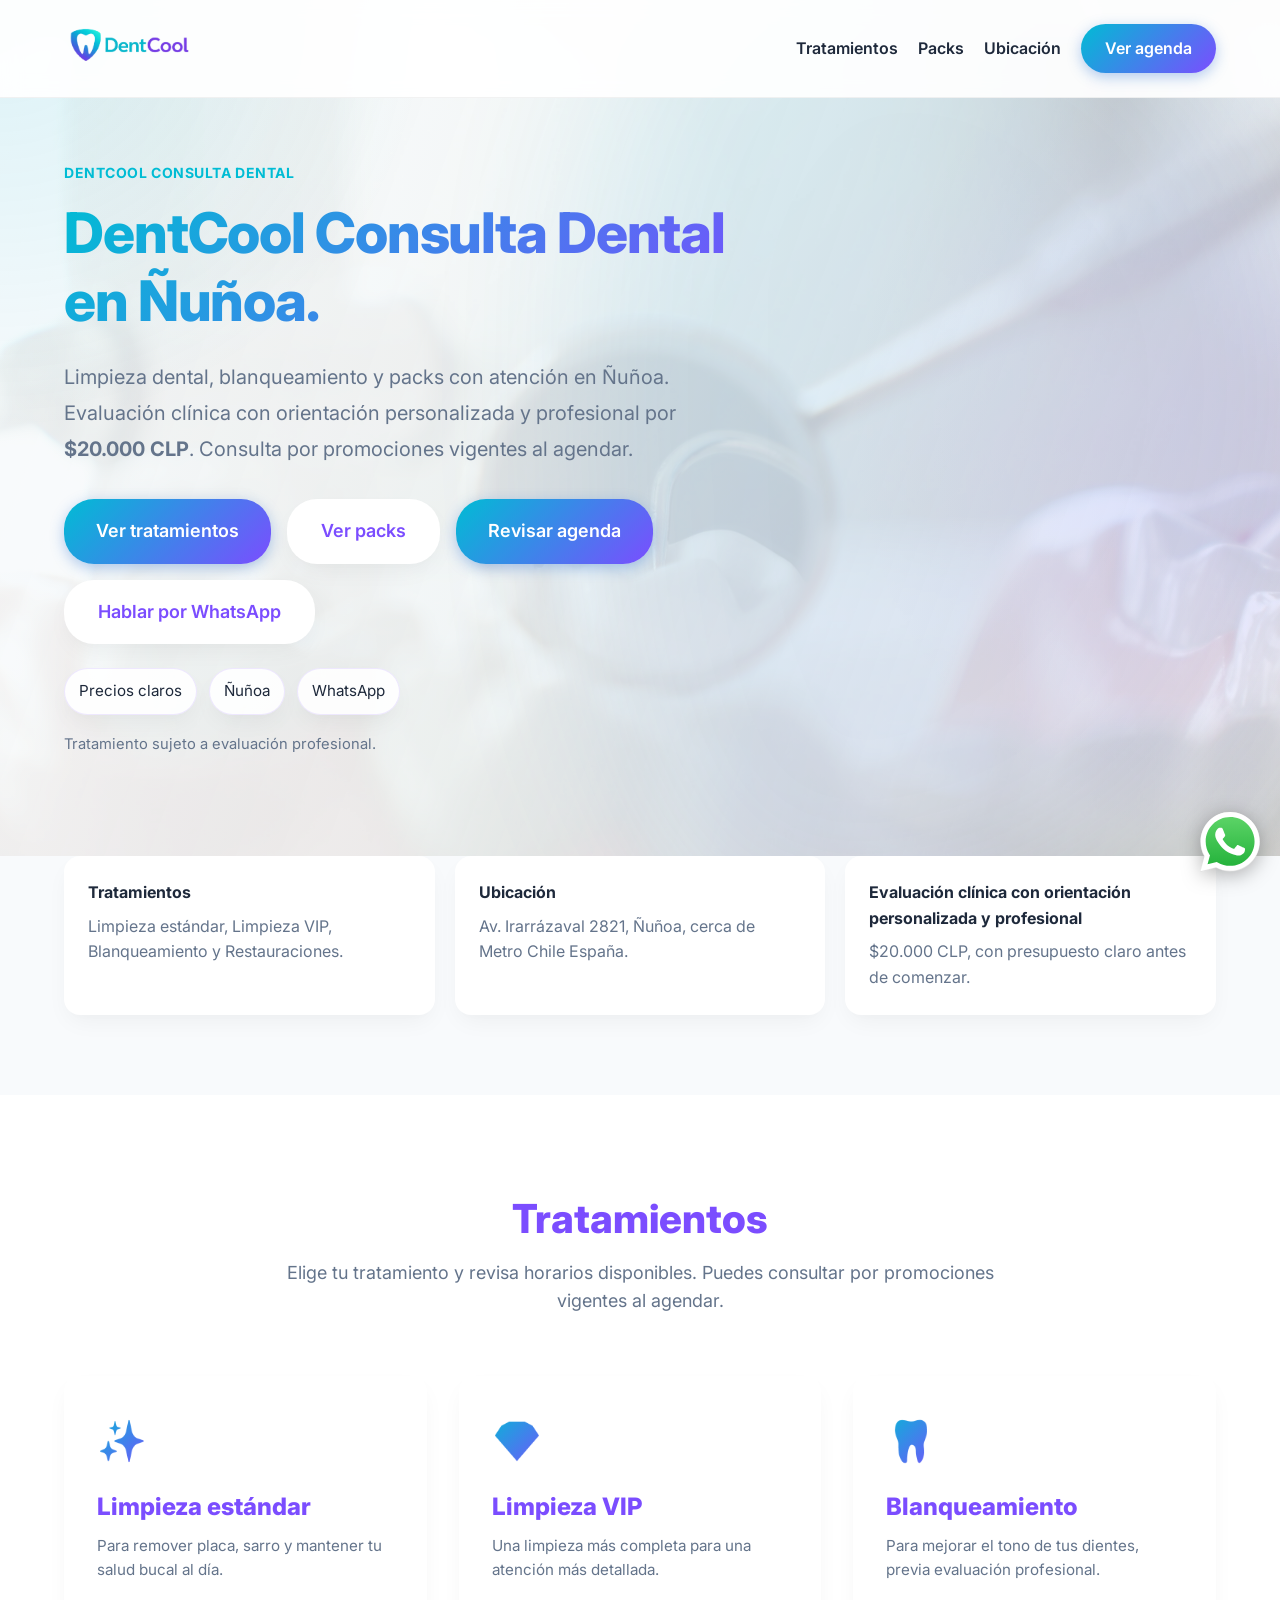
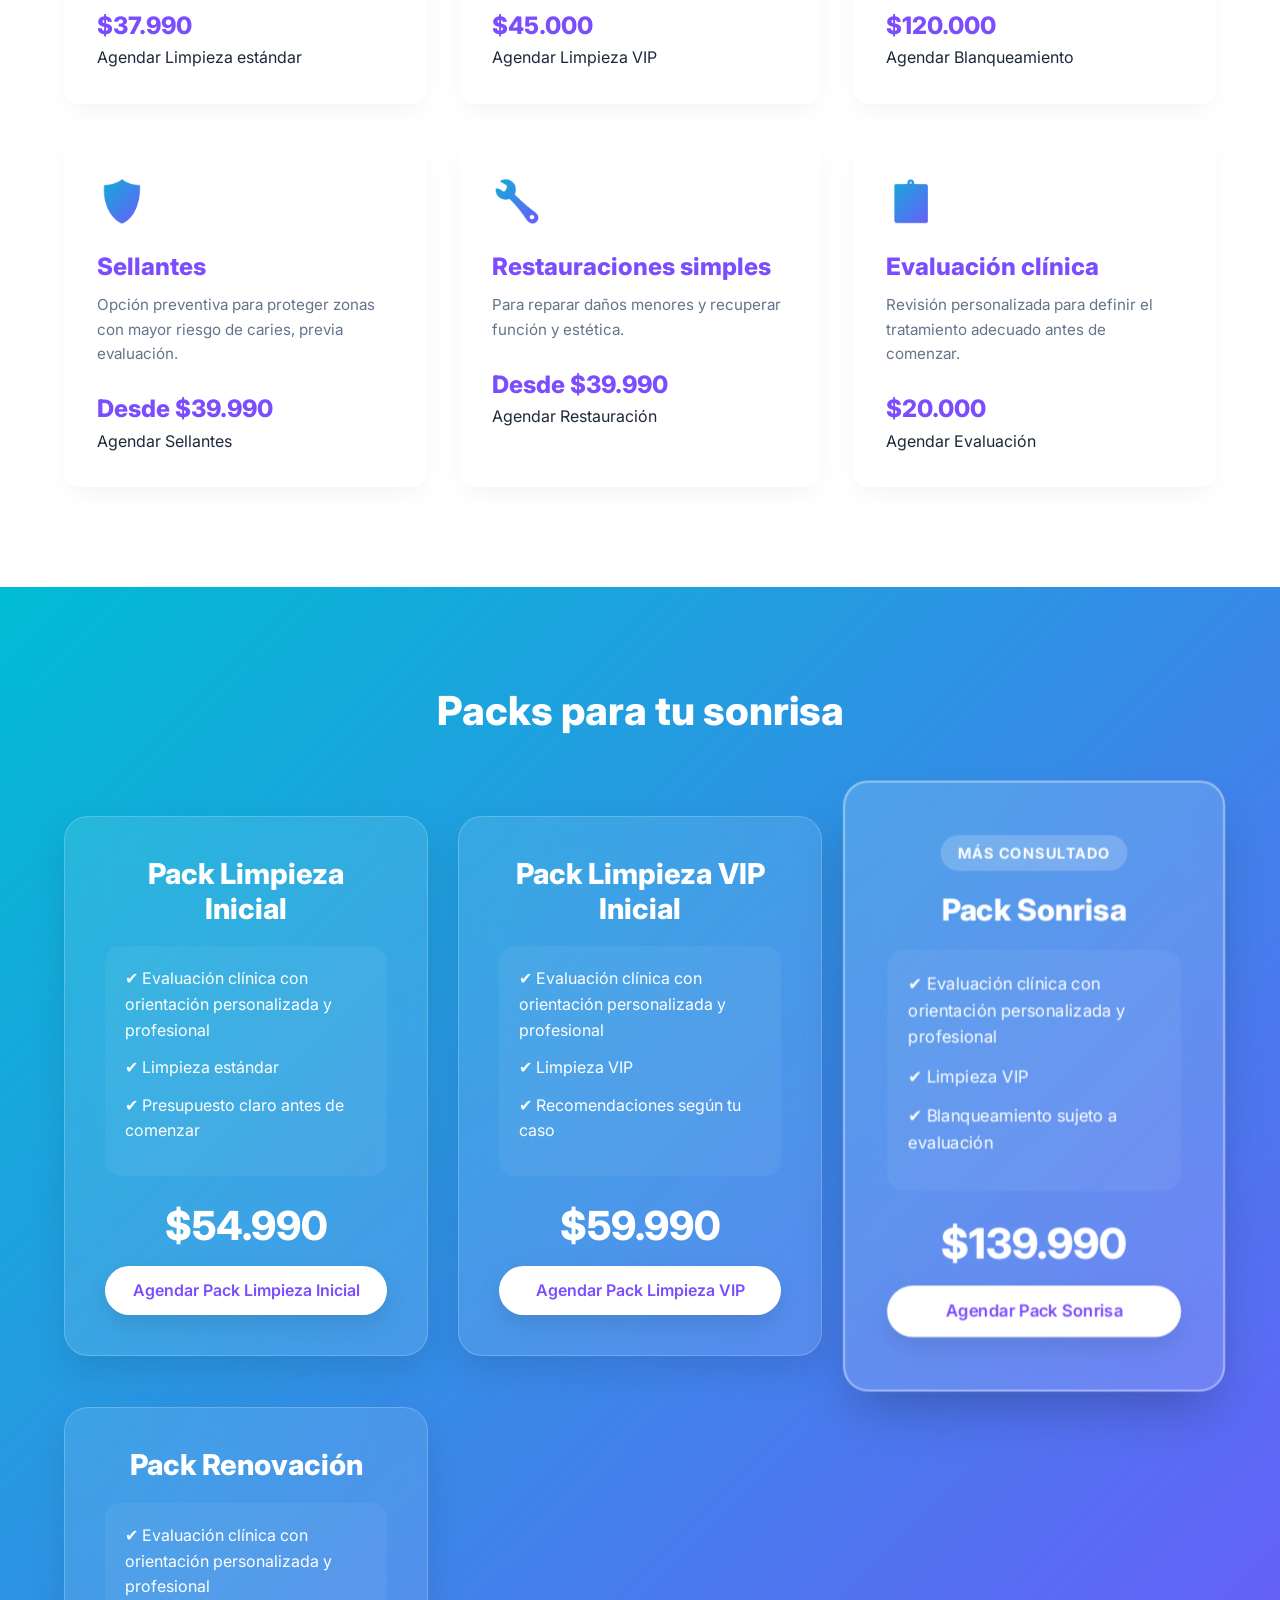
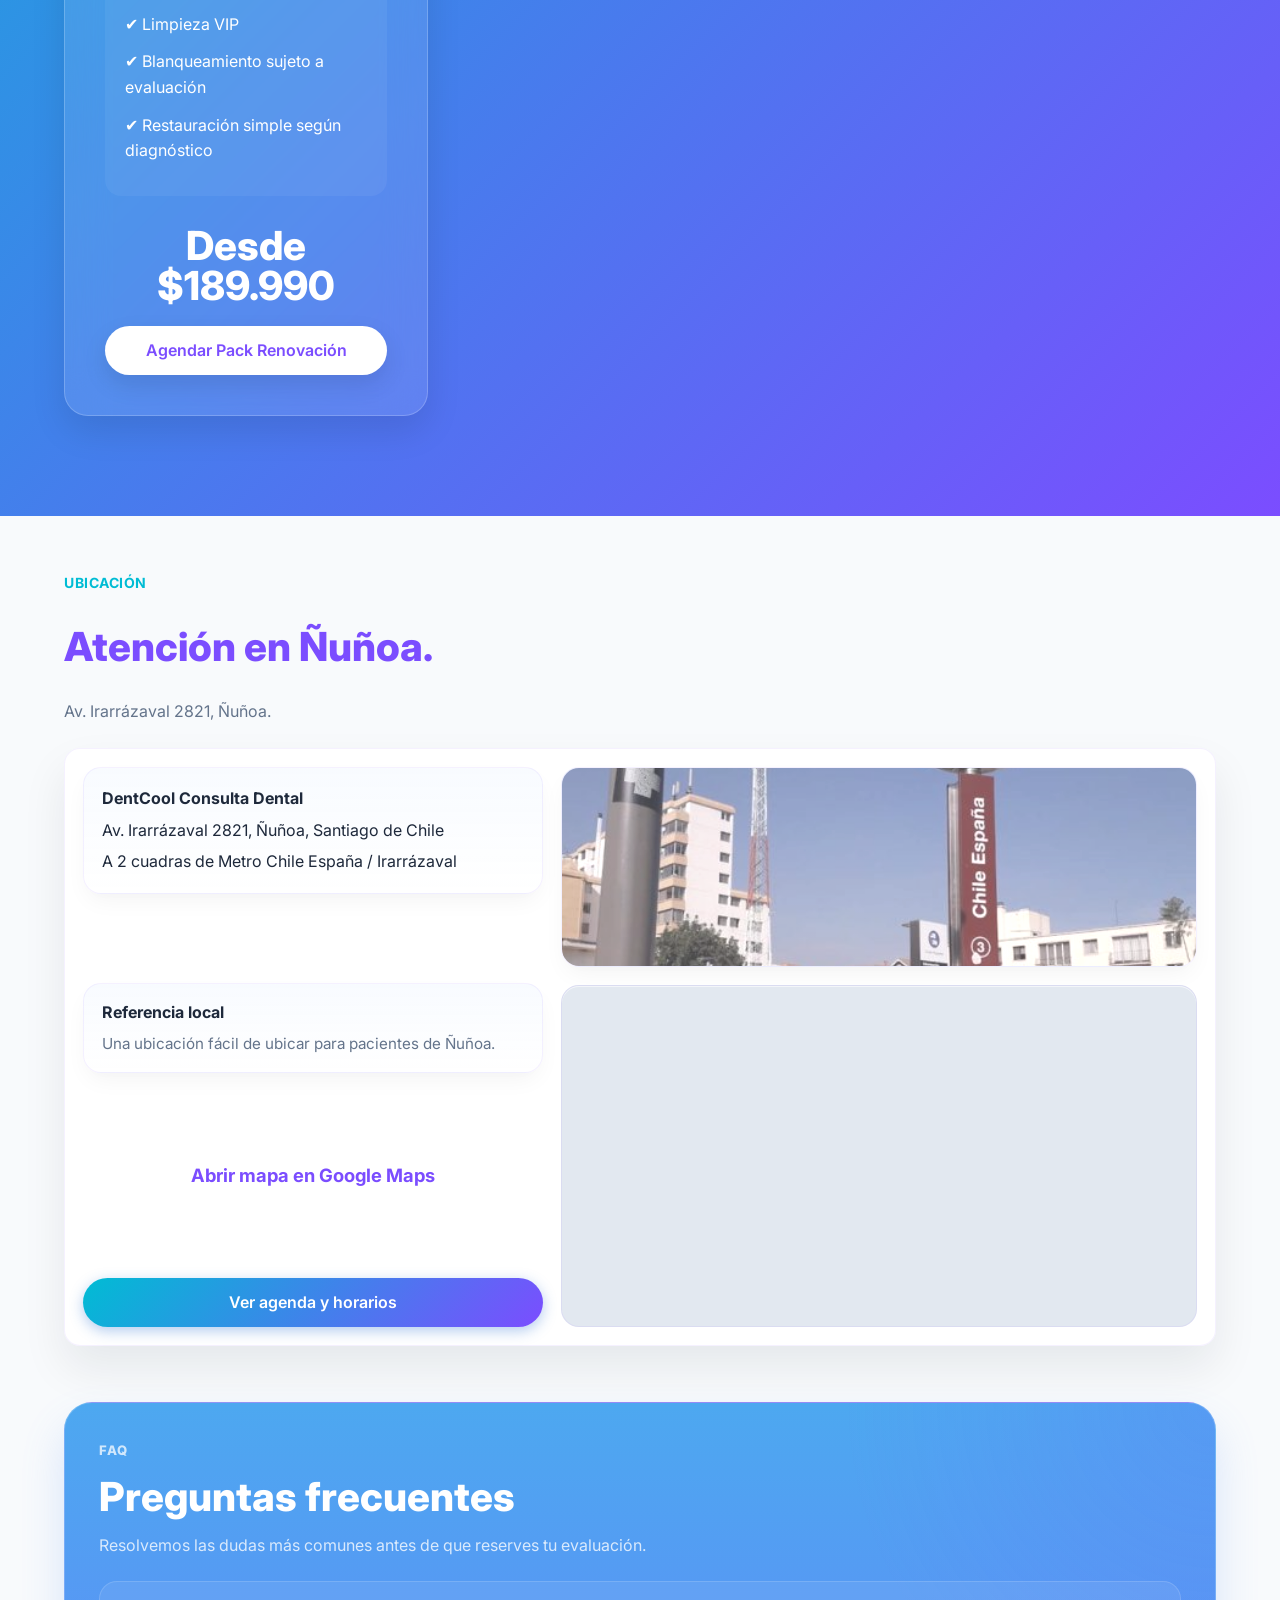
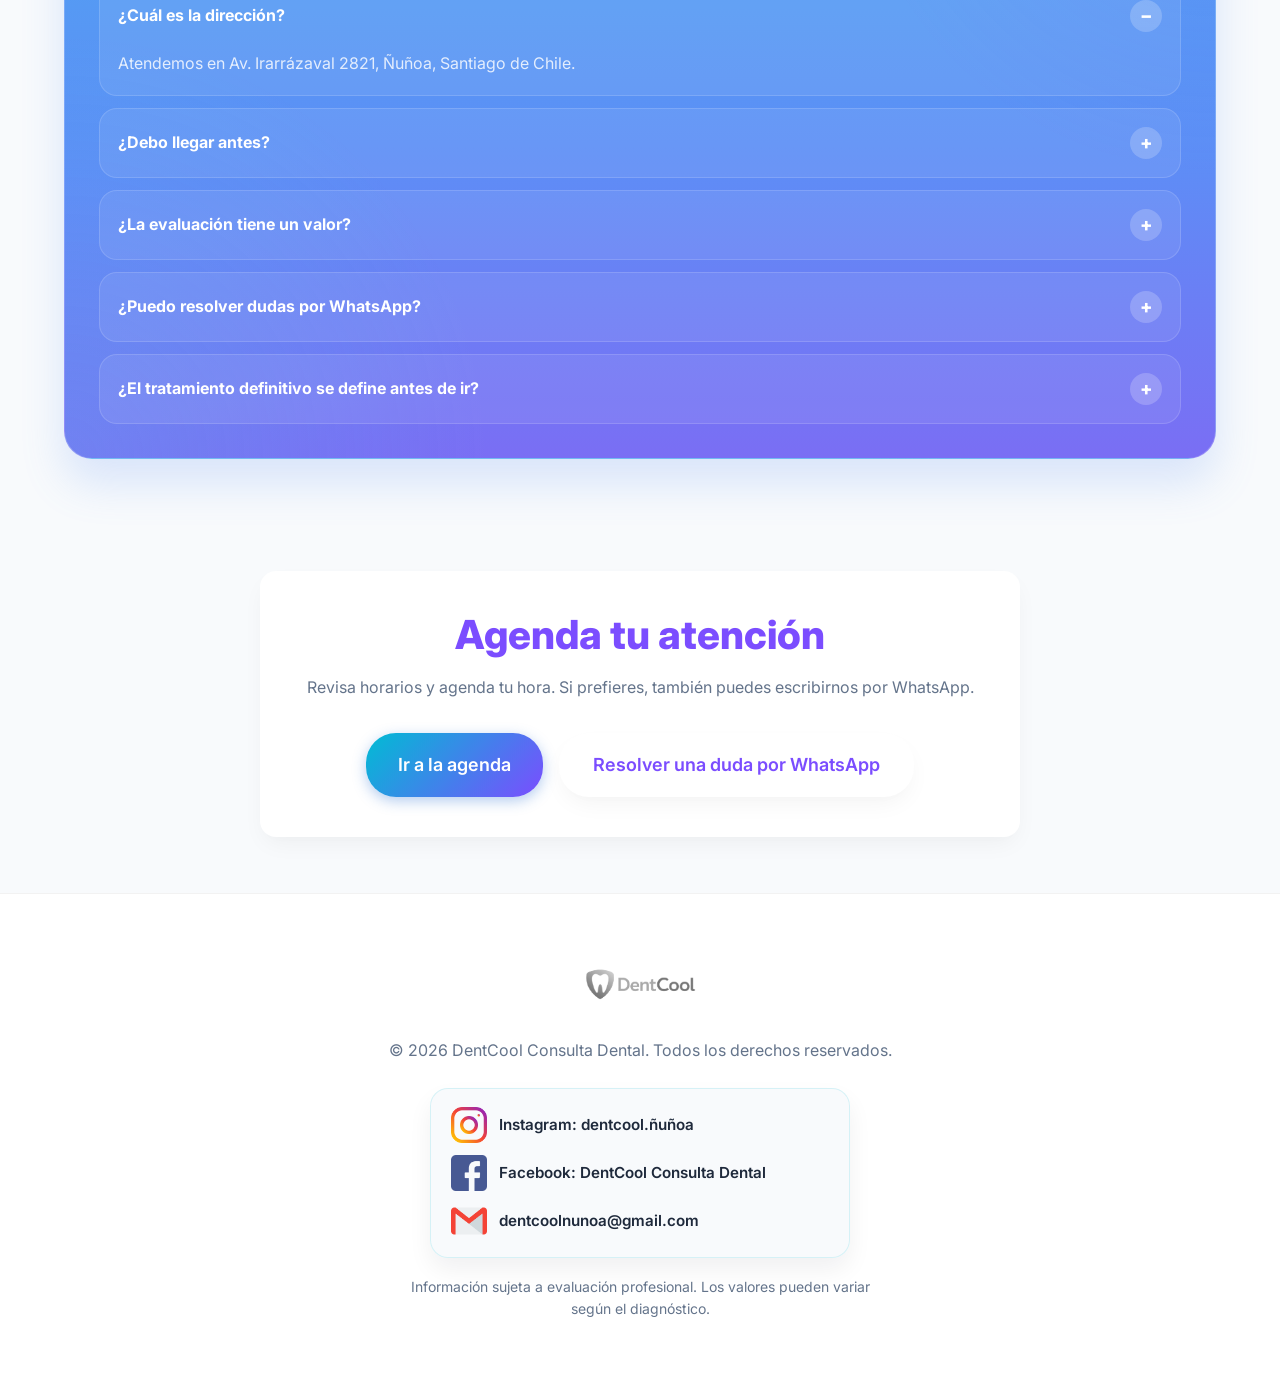
<file: index.html>
<!DOCTYPE html>
<html lang="es">
<head>
    <meta charset="UTF-8">
    <meta name="viewport" content="width=device-width, initial-scale=1.0">
    <title>DentCool Consulta Dental | Limpieza dental, blanqueamiento y packs en Ñuñoa</title>
    <meta name="description" content="DentCool Consulta Dental en Ñuñoa. Limpieza dental, limpieza VIP, blanqueamiento, restauraciones y packs. Agenda tu evaluación clínica con orientación personalizada.">
    <meta name="theme-color" content="#00BCD4">

    <link rel="preconnect" href="https://fonts.googleapis.com">
    <link rel="preconnect" href="https://fonts.gstatic.com" crossorigin>
    <link href="https://fonts.googleapis.com/css2?family=Inter:wght@400;600;700;800&display=swap" rel="stylesheet">

    <link rel="stylesheet" href="css/styles.css?v=20260528a">

    <script>
    !function(f,b,e,v,n,t,s)
    {if(f.fbq)return;n=f.fbq=function(){n.callMethod?
    n.callMethod.apply(n,arguments):n.queue.push(arguments)};
    if(!f._fbq)f._fbq=n;n.push=n;n.loaded=!0;n.version='2.0';
    n.queue=[];t=b.createElement(e);t.async=!0;
    t.src=v;s=b.getElementsByTagName(e)[0];
    s.parentNode.insertBefore(t,s)}(window, document,'script',
    'https://connect.facebook.net/en_US/fbevents.js');
    fbq('init', '2154763995097855');
    fbq('track', 'PageView');
    </script>
    <noscript><img height="1" width="1" style="display:none"
    src="https://www.facebook.com/tr?id=2154763995097855&ev=PageView&noscript=1"
    /></noscript>
</head>
<body data-page="home">
    <header class="header">
        <div class="container header-container">
            <div class="logo">
                <a href="index.html" aria-label="DentCool inicio">
                    <img src="dentCool_logo2.png" alt="DentCool Logo" class="logo-image">
                </a>
            </div>
            <nav class="nav">
                <a href="#tratamientos" class="nav-link">Tratamientos</a>
                <a href="#pack-premium" class="nav-link">Packs</a>
                <a href="#ubicacion" class="nav-link">Ubicación</a>
                <a href="agenda.html" class="btn btn-primary" data-track="schedule_click" data-track-label="header_agenda">Ver agenda</a>
            </nav>
        </div>
    </header>

    <section class="hero-section">
        <div class="container hero-container">
            <div class="hero-content">
                <div class="eyebrow">DentCool Consulta Dental</div>
                <h1 class="hero-title">DentCool Consulta Dental en Ñuñoa.</h1>
                <p class="hero-subtitle">Limpieza dental, blanqueamiento y packs con atención en Ñuñoa. Evaluación clínica con orientación personalizada y profesional por <strong>$20.000 CLP</strong>. Consulta por promociones vigentes al agendar.</p>
                <div class="hero-actions">
                    <a href="#tratamientos" class="btn btn-primary btn-large">Ver tratamientos</a>
                    <a href="#pack-premium" class="btn btn-secondary btn-large">Ver packs</a>
                    <a href="agenda.html" class="btn btn-primary btn-large" data-track="schedule_click" data-track-label="hero_agenda">Revisar agenda</a>
                    <a href="https://wa.me/56983633077?text=Hola%2C%20quiero%20m%C3%A1s%20informaci%C3%B3n%20sobre%20los%20tratamientos%20dentales%20en%20DentCool." target="_blank" rel="noopener noreferrer" class="btn btn-secondary btn-large" data-track="whatsapp_click" data-track-label="hero_whatsapp">Hablar por WhatsApp</a>
                </div>
                <div class="hero-proof">
                    <span>Precios claros</span>
                    <span>Ñuñoa</span>
                    <span>WhatsApp</span>
                </div>
                <p class="hero-note">Tratamiento sujeto a evaluación profesional.</p>
            </div>
        </div>
        <div class="hero-background-shape"></div>
    </section>

    <section class="trust-strip">
        <div class="container trust-strip-grid">
            <div class="trust-item">
                <strong>Tratamientos</strong>
                <span>Limpieza estándar, Limpieza VIP, Blanqueamiento y Restauraciones.</span>
            </div>
            <div class="trust-item">
                <strong>Ubicación</strong>
                <span>Av. Irarrázaval 2821, Ñuñoa, cerca de Metro Chile España.</span>
            </div>
            <div class="trust-item">
                <strong>Evaluación clínica con orientación personalizada y profesional</strong>
                <span>$20.000 CLP, con presupuesto claro antes de comenzar.</span>
            </div>
        </div>
    </section>

    <section id="tratamientos" class="treatments-section">
        <div class="container">
            <div class="section-header">
                <h2>Tratamientos</h2>
                <p>Elige tu tratamiento y revisa horarios disponibles. Puedes consultar por promociones vigentes al agendar.</p>
            </div>

            <div class="treatments-grid">
                <a href="agenda.html?servicio=limpieza" class="treatment-card" data-track="schedule_click" data-track-label="card_limpieza">
                    <div class="card-icon">✨</div>
                    <h3>Limpieza estándar</h3>
                    <p class="card-desc">Para remover placa, sarro y mantener tu salud bucal al día.</p>
                    <div class="card-price">$37.990</div>
                    <span class="card-cta">Agendar Limpieza estándar</span>
                </a>
                <a href="agenda.html?servicio=limpieza-vip" class="treatment-card" data-track="schedule_click" data-track-label="card_limpieza_vip">
                    <div class="card-icon">💎</div>
                    <h3>Limpieza VIP</h3>
                    <p class="card-desc">Una limpieza más completa para una atención más detallada.</p>
                    <div class="card-price">$45.000</div>
                    <span class="card-cta">Agendar Limpieza VIP</span>
                </a>
                <a href="agenda.html?servicio=blanqueamiento" class="treatment-card" data-track="schedule_click" data-track-label="card_blanqueamiento">
                    <div class="card-icon">🦷</div>
                    <h3>Blanqueamiento</h3>
                    <p class="card-desc">Para mejorar el tono de tus dientes, previa evaluación profesional.</p>
                    <div class="card-price">$120.000</div>
                    <span class="card-cta">Agendar Blanqueamiento</span>
                </a>
                <a href="agenda.html?servicio=sellantes" class="treatment-card" data-track="schedule_click" data-track-label="card_sellantes">
                    <div class="card-icon">🛡️</div>
                    <h3>Sellantes</h3>
                    <p class="card-desc">Opción preventiva para proteger zonas con mayor riesgo de caries, previa evaluación.</p>
                    <div class="card-price">Desde $39.990</div>
                    <span class="card-cta">Agendar Sellantes</span>
                </a>
                <a href="agenda.html?servicio=restauraciones" class="treatment-card" data-track="schedule_click" data-track-label="card_restauraciones">
                    <div class="card-icon">🔧</div>
                    <h3>Restauraciones simples</h3>
                    <p class="card-desc">Para reparar daños menores y recuperar función y estética.</p>
                    <div class="card-price">Desde $39.990</div>
                    <span class="card-cta">Agendar Restauración</span>
                </a>
                <a href="agenda.html?servicio=evaluacion" class="treatment-card" data-track="schedule_click" data-track-label="card_evaluacion">
                    <div class="card-icon">📋</div>
                    <h3>Evaluación clínica</h3>
                    <p class="card-desc">Revisión personalizada para definir el tratamiento adecuado antes de comenzar.</p>
                    <div class="card-price">$20.000</div>
                    <span class="card-cta">Agendar Evaluación</span>
                </a>
            </div>
        </div>
    </section>

    <section id="pack-premium" class="pack-section">
        <div class="container pack-container">
            <h2 class="pack-section-title">Packs para tu sonrisa</h2>
            <div class="packs-grid">
                <div class="pack-card">
                    <h3>Pack Limpieza Inicial</h3>
                    <div class="pack-includes">
                        <ul>
                            <li>✔ Evaluación clínica con orientación personalizada y profesional</li>
                            <li>✔ Limpieza estándar</li>
                            <li>✔ Presupuesto claro antes de comenzar</li>
                        </ul>
                    </div>
                    <div class="pack-action">
                        <div class="pack-price-container">
                            <span class="pack-new-price">$54.990</span>
                        </div>
                        <a href="agenda.html?servicio=pack-limpieza-inicial" class="btn btn-primary" data-track="schedule_click" data-track-label="pack_limpieza_inicial">Agendar Pack Limpieza Inicial</a>
                    </div>
                </div>

                <div class="pack-card">
                    <h3>Pack Limpieza VIP Inicial</h3>
                    <div class="pack-includes">
                        <ul>
                            <li>✔ Evaluación clínica con orientación personalizada y profesional</li>
                            <li>✔ Limpieza VIP</li>
                            <li>✔ Recomendaciones según tu caso</li>
                        </ul>
                    </div>
                    <div class="pack-action">
                        <div class="pack-price-container">
                            <span class="pack-new-price">$59.990</span>
                        </div>
                        <a href="agenda.html?servicio=pack-limpieza-vip-inicial" class="btn btn-primary" data-track="schedule_click" data-track-label="pack_limpieza_vip_inicial">Agendar Pack Limpieza VIP</a>
                    </div>
                </div>

                <div class="pack-card featured">
                    <div class="pack-badge">Más consultado</div>
                    <h3>Pack Sonrisa</h3>
                    <div class="pack-includes">
                        <ul>
                            <li>✔ Evaluación clínica con orientación personalizada y profesional</li>
                            <li>✔ Limpieza VIP</li>
                            <li>✔ Blanqueamiento sujeto a evaluación</li>
                        </ul>
                    </div>
                    <div class="pack-action">
                        <div class="pack-price-container">
                            <span class="pack-new-price">$139.990</span>
                        </div>
                        <a href="agenda.html?servicio=pack-sonrisa" class="btn btn-primary" data-track="schedule_click" data-track-label="pack_sonrisa">Agendar Pack Sonrisa</a>
                    </div>
                </div>

                <div class="pack-card">
                    <h3>Pack Renovación</h3>
                    <div class="pack-includes">
                        <ul>
                            <li>✔ Evaluación clínica con orientación personalizada y profesional</li>
                            <li>✔ Limpieza VIP</li>
                            <li>✔ Blanqueamiento sujeto a evaluación</li>
                            <li>✔ Restauración simple según diagnóstico</li>
                        </ul>
                    </div>
                    <div class="pack-action">
                        <div class="pack-price-container">
                            <span class="pack-new-price">Desde $189.990</span>
                        </div>
                        <a href="agenda.html?servicio=pack-renovacion" class="btn btn-primary" data-track="schedule_click" data-track-label="pack_renovacion">Agendar Pack Renovación</a>
                    </div>
                </div>
            </div>
        </div>
    </section>

    <section id="ubicacion" class="location-section">
        <div class="container location-section-shell">
            <div class="location-section-head">
                <div class="section-eyebrow">Ubicación</div>
                <h2>Atención en Ñuñoa.</h2>
                <p>Av. Irarrázaval 2821, Ñuñoa.</p>
            </div>
            <div class="location-card">
                <div class="location-card-copy">
                    <div class="location-copy-detail">
                        <strong>DentCool Consulta Dental</strong>
                        <span>Av. Irarrázaval 2821, Ñuñoa, Santiago de Chile</span>
                        <span>A 2 cuadras de Metro Chile España / Irarrázaval</span>
                    </div>
                    <div class="location-photo-shell location-photo-mobile" aria-label="Referencia visual de Metro Chile España">
                        <img src="metro_chile_espana-520x397.jpg" alt="Acceso exterior de Metro Chile España" class="location-photo-image">
                    </div>
                    <div class="location-mini-note">
                        <strong>Referencia local</strong>
                        <span>Una ubicación fácil de ubicar para pacientes de Ñuñoa.</span>
                    </div>
                    <a href="https://maps.app.goo.gl/yKgiyHf2iMYGXVcJ6" target="_blank" rel="noopener noreferrer" class="location-map-link" data-track="location_map_click" data-track-label="location_map_link">Abrir mapa en Google Maps</a>
                    <div class="location-actions">
                        <a href="https://maps.app.goo.gl/yKgiyHf2iMYGXVcJ6" target="_blank" rel="noopener noreferrer" class="btn btn-secondary location-map-mobile" data-track="location_map_click" data-track-label="location_mobile_maps">Cómo llegar</a>
                        <a href="agenda.html" class="btn btn-primary" data-track="schedule_click" data-track-label="location_agenda">Ver agenda y horarios</a>
                    </div>
                </div>
                <div class="location-visual-stack location-map-desktop">
                    <div class="location-photo-shell" aria-label="Referencia visual de Metro Chile España">
                        <img src="metro_chile_espana-520x397.jpg" alt="Acceso exterior de Metro Chile España" class="location-photo-image">
                    </div>
                    <div class="location-map-shell">
                        <iframe
                            src="https://www.google.com/maps/embed?pb=!1m18!1m12!1m3!1d832.1999468047821!2d-70.6020820499628!3d-33.45452235557731!2m3!1f0!2f0!3f0!3m2!1i1024!2i768!4f13.1!3m3!1m2!1s0x9662cf97c7a49689%3A0xb1195a2da2726f82!2sDentcool!5e0!3m2!1ses!2scl!4v1777604516840!5m2!1ses!2scl"
                            class="location-map-frame"
                            loading="lazy"
                            referrerpolicy="no-referrer-when-downgrade"
                            allowfullscreen=""
                            title="Mapa de DentCool en Google Maps"></iframe>
                    </div>
                </div>
            </div>
        </div>
    </section>

    <section class="faq-section" aria-labelledby="home-faq-title">
        <div class="container">
            <div class="faq-panel faq-panel-dark">
                <div class="faq-panel-heading">
                    <span class="faq-panel-eyebrow">FAQ</span>
                    <h2 id="home-faq-title">Preguntas frecuentes</h2>
                    <p>Resolvemos las dudas más comunes antes de que reserves tu evaluación.</p>
                </div>
                <div class="faq-list">
                    <details class="faq-item" open>
                        <summary>¿Cuál es la dirección?</summary>
                        <p>Atendemos en Av. Irarrázaval 2821, Ñuñoa, Santiago de Chile.</p>
                    </details>
                    <details class="faq-item">
                        <summary>¿Debo llegar antes?</summary>
                        <p>Sí. Te recomendamos llegar 15 minutos antes de tu hora para una atención más fluida.</p>
                    </details>
                    <details class="faq-item">
                        <summary>¿La evaluación tiene un valor?</summary>
                        <p>Sí. La evaluación clínica con orientación personalizada y profesional te permite revisar tu caso con cuidado y orientarte antes de comenzar.</p>
                    </details>
                    <details class="faq-item">
                        <summary>¿Puedo resolver dudas por WhatsApp?</summary>
                        <p>Sí. Si necesitas orientación previa, puedes escribirnos por WhatsApp antes de reservar.</p>
                    </details>
                    <details class="faq-item">
                        <summary>¿El tratamiento definitivo se define antes de ir?</summary>
                        <p>No siempre. Algunos tratamientos quedan sujetos a evaluación y diagnóstico profesional.</p>
                    </details>
                </div>
            </div>
        </div>
    </section>

    <section class="contact-section">
        <div class="container contact-container">
            <div class="contact-form-wrapper">
                <h2>Agenda tu atención</h2>
                <p>Revisa horarios y agenda tu hora. Si prefieres, también puedes escribirnos por WhatsApp.</p>
                <div class="contact-cta-group">
                    <a href="agenda.html" class="btn btn-primary btn-large" data-track="schedule_click" data-track-label="bottom_agenda">Ir a la agenda</a>
                    <a href="https://wa.me/56983633077?text=Hola%2C%20quiero%20m%C3%A1s%20informaci%C3%B3n%20sobre%20los%20tratamientos%20dentales%20en%20DentCool." target="_blank" rel="noopener noreferrer" class="btn btn-secondary btn-large" data-track="whatsapp_click" data-track-label="bottom_whatsapp">Resolver una duda por WhatsApp</a>
                </div>
            </div>
        </div>
    </section>

    <footer class="footer">
        <div class="container footer-container">
            <div class="footer-logo">
                <img src="dentCool_logo2.png" alt="DentCool Logo" class="footer-logo-image">
            </div>
            <p class="footer-copy">© 2026 DentCool Consulta Dental. Todos los derechos reservados.</p>
            <div class="footer-socials" aria-label="Canales de contacto DentCool">
                <a href="https://www.instagram.com/dentcool.nunoa/" target="_blank" rel="noopener noreferrer" class="footer-social-item footer-social-link">
                    <img src="instagram_icon.png" alt="" class="footer-social-icon">
                    <span>Instagram: dentcool.ñuñoa</span>
                </a>
                <a href="https://www.facebook.com/profile.php?id=61588944269361" target="_blank" rel="noopener noreferrer" class="footer-social-item footer-social-link">
                    <img src="facebook_icon.png" alt="" class="footer-social-icon">
                    <span>Facebook: DentCool Consulta Dental</span>
                </a>
                <a href="mailto:dentcoolnunoa@gmail.com" class="footer-social-item footer-social-link">
                    <img src="gmail_icon.png" alt="" class="footer-social-icon">
                    <span>dentcoolnunoa@gmail.com</span>
                </a>
            </div>
            <p class="footer-note">Información sujeta a evaluación profesional. Los valores pueden variar según el diagnóstico.</p>
        </div>
    </footer>

    <!-- CTA flotante de WhatsApp. Mantener este mismo numero en todos los enlaces del sitio. -->
    <a href="https://wa.me/56983633077?text=Hola%2C%20quiero%20agendar%20una%20evaluaci%C3%B3n%20dental%20en%20DentCool." target="_blank" rel="noopener noreferrer" class="whatsapp-float" aria-label="Hablar por WhatsApp" data-track="whatsapp_click" data-track-label="floating_whatsapp">
        <img src="whatsapp-symbol-logo-svgrepo-com.svg" alt="WhatsApp" class="whatsapp-icon">
    </a>

    <!-- JS unico del sitio: scroll suave, tracking defensivo y logica de agenda. -->
    <script src="js/script.js"></script>
</body>
</html>
</file>
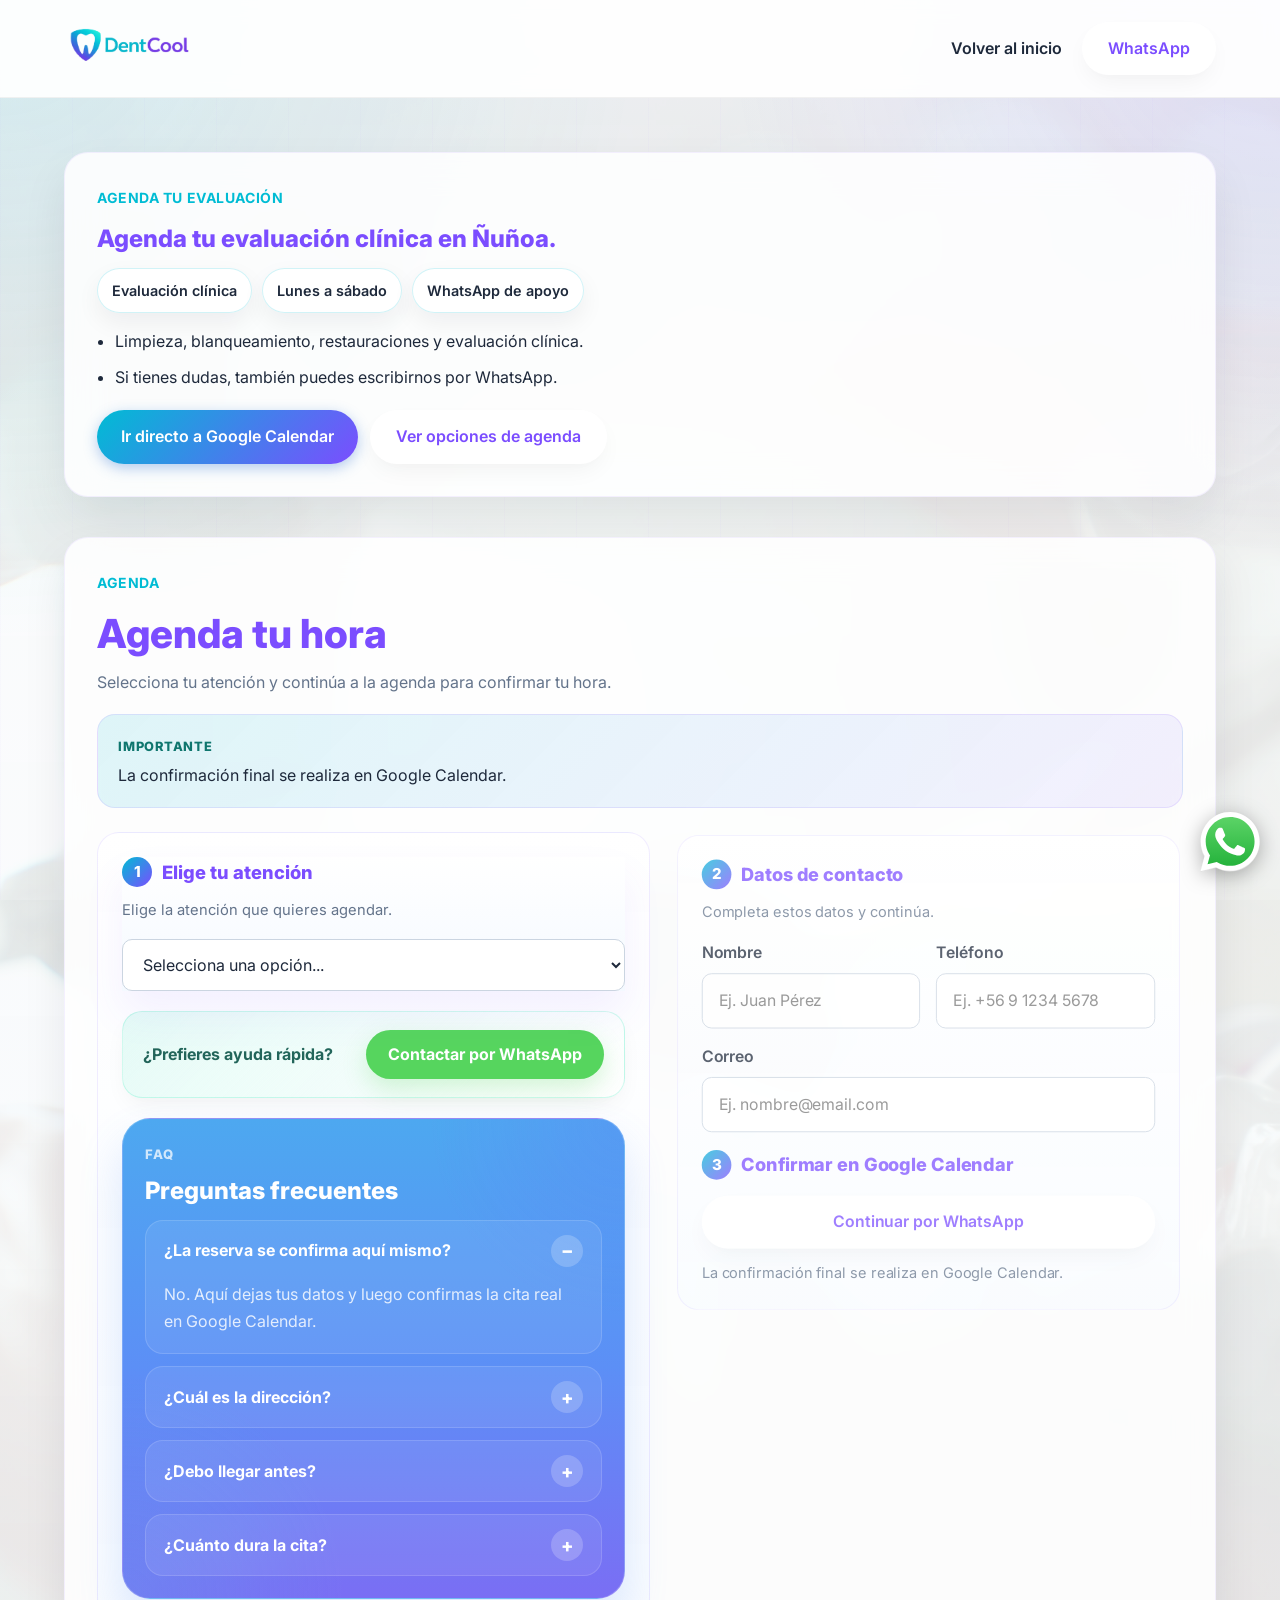
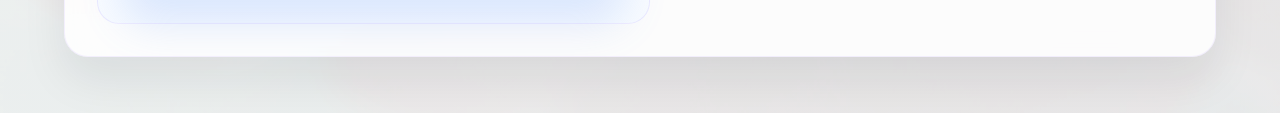
<file: agenda.html>
<!DOCTYPE html>
<html lang="es">
<head>
    <meta charset="UTF-8">
    <meta name="viewport" content="width=device-width, initial-scale=1.0">
    <title>Agenda tu hora | DentCool Consulta Dental</title>
    <meta name="description" content="Revisa tratamientos y horarios disponibles en DentCool Consulta Dental, Ñuñoa. Completa tus datos para reservar tu hora.">
    <link rel="preconnect" href="https://fonts.googleapis.com">
    <link rel="preconnect" href="https://fonts.gstatic.com" crossorigin>
    <link href="https://fonts.googleapis.com/css2?family=Inter:wght@400;500;600;700;800&display=swap" rel="stylesheet">
    <link href="https://calendar.google.com/calendar/scheduling-button-script.css" rel="stylesheet">
    <link rel="stylesheet" href="css/styles.css">
    <script>
    !function(f,b,e,v,n,t,s)
    {if(f.fbq)return;n=f.fbq=function(){n.callMethod?
    n.callMethod.apply(n,arguments):n.queue.push(arguments)};
    if(!f._fbq)f._fbq=n;n.push=n;n.loaded=!0;n.version='2.0';
    n.queue=[];t=b.createElement(e);t.async=!0;
    t.src=v;s=b.getElementsByTagName(e)[0];
    s.parentNode.insertBefore(t,s)}(window, document,'script',
    'https://connect.facebook.net/en_US/fbevents.js');
    fbq('init', '2154763995097855');
    fbq('track', 'PageView');
    </script>
    <noscript><img height="1" width="1" style="display:none"
    src="https://www.facebook.com/tr?id=2154763995097855&ev=PageView&noscript=1"
    /></noscript>
    <script src="https://calendar.google.com/calendar/scheduling-button-script.js" async></script>
</head>
<!--
    data-local-scheduling controla la capa local de fecha y horario.
    disabled: la UI publica oculta esa preseleccion y deriva a Google Calendar.
    enabled: permite reactivar la agenda propia futura desde esta pagina.
    data-booking-url: link directo real, usado como fallback en movil.
    data-booking-popup-url: agenda popup oficial de Google Calendar para desktop.
-->
<body
    class="booking-mode-pending"
    data-page="agenda"
    data-local-scheduling="disabled"
    data-booking-url="https://calendar.app.google/t4SYc3LSs9vQNMop7"
    data-booking-popup-url="https://calendar.google.com/calendar/appointments/schedules/AcZssZ093-U5sI0xZaYQB2Lm0P-JtiJ_L2tcsTr6YFaS9R5cd5i26jh0dkR94ZKwmYroNIilFoiZhl14?gv=true">
    <header class="header">
        <div class="container header-container">
            <div class="logo">
                <a href="index.html" aria-label="DentCool inicio">
                    <img src="dentCool_logo2.png" alt="DentCool Logo" class="logo-image">
                </a>
            </div>
            <nav class="nav">
                <a href="index.html" class="nav-link">Volver al inicio</a>
                <a href="https://wa.me/56983633077?text=Hola%2C%20quiero%20agendar%20una%20evaluaci%C3%B3n%20dental%20en%20DentCool." target="_blank" rel="noopener noreferrer" class="btn btn-secondary" data-track="whatsapp_click" data-track-label="agenda_header_whatsapp">WhatsApp</a>
            </nav>
        </div>
    </header>

    <main class="agenda-page">
        <section class="agenda-hero">
            <div class="container agenda-hero-grid">
                <div class="agenda-hero-copy">
                    <div class="eyebrow">Agenda tu evaluación</div>
                    <h1>Agenda tu evaluación clínica en Ñuñoa.</h1>
                    <div class="agenda-hero-signals">
                        <span class="agenda-signal">Evaluación clínica</span>
                        <span class="agenda-signal">Lunes a sábado</span>
                        <span class="agenda-signal">WhatsApp de apoyo</span>
                    </div>
                    <ul class="agenda-list">
                        <li>Limpieza, blanqueamiento, restauraciones y evaluación clínica.</li>
                        <li>Si tienes dudas, también puedes escribirnos por WhatsApp.</li>
                    </ul>
                    <div class="agenda-hero-cta-row">
                        <a href="https://calendar.app.google/t4SYc3LSs9vQNMop7" class="btn btn-primary" data-track="booking_request_submit" data-track-label="agenda_hero_google_calendar">Ir directo a Google Calendar</a>
                        <a href="#booking-request-form" class="btn btn-secondary">Ver opciones de agenda</a>
                    </div>
                </div>
            </div>
        </section>

        <section class="booking-section">
            <div class="container booking-layout">
                <div class="booking-main-card">
                    <div class="section-eyebrow">Agenda</div>
                    <h2>Agenda tu hora</h2>
                    <p class="booking-intro">Selecciona tu atención y continúa a la agenda para confirmar tu hora.</p>
                    <div class="booking-live-summary" aria-live="polite">
                        <span class="booking-live-label">Importante</span>
                        <p>La confirmación final se realiza en Google Calendar.</p>
                    </div>

                    <div class="booking-request-grid">
                        <div class="booking-visual-panel">
                            <div class="booking-service-box booking-stage booking-stage-active" id="stage-service">
                                <div class="stage-heading">
                                    <span class="stage-badge">1</span>
                                    <h3>Elige tu atención</h3>
                                </div>
                                <p class="stage-helper">Elige la atención que quieres agendar.</p>
                                <select id="service-select" class="booking-select">
                                    <option value="">Selecciona una opción...</option>
                                    <option value="limpieza">Limpieza estándar ($37.990)</option>
                                    <option value="limpieza-vip">Limpieza VIP ($45.000)</option>
                                    <option value="blanqueamiento">Blanqueamiento ($120.000)</option>
                                    <option value="restauraciones">Restauraciones simples (desde $39.990)</option>
                                    <option value="sellantes">Sellantes (desde $39.990)</option>
                                    <option value="pack-limpieza-inicial">Pack Limpieza Inicial ($54.990)</option>
                                    <option value="pack-limpieza-vip-inicial">Pack Limpieza VIP Inicial ($59.990)</option>
                                    <option value="pack-sonrisa">Pack Sonrisa ($139.990)</option>
                                    <option value="pack-renovacion">Pack Renovación (desde $189.990)</option>
                                    <option value="evaluacion">Evaluación clínica con orientación personalizada ($20.000)</option>
                                </select>
                            </div>

                            <a href="https://wa.me/56983633077?text=Hola%2C%20quiero%20m%C3%A1s%20informaci%C3%B3n%20antes%20de%20reservar%20en%20DentCool." target="_blank" rel="noopener noreferrer" class="faq-whatsapp-bar" data-track="whatsapp_click" data-track-label="agenda_inline_whatsapp">
                                <span class="faq-whatsapp-copy">
                                    <strong>¿Prefieres ayuda rápida?</strong>
                                </span>
                                <span class="faq-whatsapp-action">Contactar por WhatsApp</span>
                            </a>

                            <section class="faq-panel faq-panel-dark booking-faq-compact" aria-labelledby="agenda-faq-title">
                                <div class="faq-panel-heading">
                                    <span class="faq-panel-eyebrow">FAQ</span>
                                    <h3 id="agenda-faq-title">Preguntas frecuentes</h3>
                                </div>
                                <div class="faq-list">
                                    <details class="faq-item" open>
                                        <summary>¿La reserva se confirma aquí mismo?</summary>
                                        <p>No. Aquí dejas tus datos y luego confirmas la cita real en Google Calendar.</p>
                                    </details>
                                    <details class="faq-item">
                                        <summary>¿Cuál es la dirección?</summary>
                                        <p>Atendemos en Av. Irarrázaval 2821, Ñuñoa, Santiago de Chile.</p>
                                    </details>
                                    <details class="faq-item">
                                        <summary>¿Debo llegar antes?</summary>
                                        <p>Sí. Te recomendamos llegar 15 minutos antes de tu hora.</p>
                                    </details>
                                    <details class="faq-item">
                                        <summary>¿Cuánto dura la cita?</summary>
                                        <p>La agenda actual trabaja con bloques de 60 minutos.</p>
                                    </details>
                                </div>
                            </section>

                            <!-- Flujo local de fecha conservado para una futura agenda propia dentro de la landing. -->
                            <div class="booking-calendar-card booking-stage booking-future-hidden" id="stage-calendar" aria-hidden="true">
                                <div class="stage-heading">
                                    <span class="stage-badge">2</span>
                                    <h3>Elige tu fecha</h3>
                                </div>
                                <p class="stage-helper">Selecciona el día que más te acomode.</p>
                                <div class="cal-header">
                                    <button class="cal-btn" type="button" aria-label="Mes anterior">&lt;</button>
                                    <span>Mayo 2026</span>
                                    <button class="cal-btn" type="button" aria-label="Mes siguiente">&gt;</button>
                                </div>
                                <div class="cal-days">
                                    <span>Lun</span><span>Mar</span><span>Mie</span><span>Jue</span><span>Vie</span><span>Sab</span><span>Dom</span>
                                </div>
                                <div class="cal-dates" data-calendar-dates>
                                    <button type="button" class="cal-date disabled"></button>
                                    <button type="button" class="cal-date disabled"></button>
                                    <button type="button" class="cal-date disabled"></button>
                                    <button type="button" class="cal-date disabled"></button>
                                    <button type="button" class="cal-date" data-date="2026-05-01">1</button>
                                    <button type="button" class="cal-date" data-date="2026-05-02">2</button>
                                    <button type="button" class="cal-date disabled">3</button>
                                    <button type="button" class="cal-date active" data-date="2026-05-04">4</button>
                                    <button type="button" class="cal-date" data-date="2026-05-05">5</button>
                                    <button type="button" class="cal-date" data-date="2026-05-06">6</button>
                                    <button type="button" class="cal-date" data-date="2026-05-07">7</button>
                                    <button type="button" class="cal-date" data-date="2026-05-08">8</button>
                                    <button type="button" class="cal-date" data-date="2026-05-09">9</button>
                                    <button type="button" class="cal-date disabled">10</button>
                                    <button type="button" class="cal-date" data-date="2026-05-11">11</button>
                                    <button type="button" class="cal-date" data-date="2026-05-12">12</button>
                                    <button type="button" class="cal-date" data-date="2026-05-13">13</button>
                                    <button type="button" class="cal-date" data-date="2026-05-14">14</button>
                                    <button type="button" class="cal-date" data-date="2026-05-15">15</button>
                                    <button type="button" class="cal-date" data-date="2026-05-16">16</button>
                                    <button type="button" class="cal-date disabled">17</button>
                                    <button type="button" class="cal-date" data-date="2026-05-18">18</button>
                                    <button type="button" class="cal-date" data-date="2026-05-19">19</button>
                                    <button type="button" class="cal-date" data-date="2026-05-20">20</button>
                                    <button type="button" class="cal-date" data-date="2026-05-21">21</button>
                                    <button type="button" class="cal-date" data-date="2026-05-22">22</button>
                                    <button type="button" class="cal-date" data-date="2026-05-23">23</button>
                                    <button type="button" class="cal-date disabled">24</button>
                                    <button type="button" class="cal-date" data-date="2026-05-25">25</button>
                                    <button type="button" class="cal-date" data-date="2026-05-26">26</button>
                                    <button type="button" class="cal-date" data-date="2026-05-27">27</button>
                                    <button type="button" class="cal-date" data-date="2026-05-28">28</button>
                                    <button type="button" class="cal-date" data-date="2026-05-29">29</button>
                                    <button type="button" class="cal-date" data-date="2026-05-30">30</button>
                                    <button type="button" class="cal-date disabled">31</button>
                                </div>
                            </div>

                            <!-- Flujo local de horarios conservado para futura activacion sin depender de Google Calendar. -->
                            <div class="booking-slots-card booking-stage booking-future-hidden" id="stage-slots" aria-hidden="true">
                                <div class="stage-heading">
                                    <span class="stage-badge">3</span>
                                    <h3>Elige tu horario</h3>
                                </div>
                                <p class="stage-helper">Elige el horario que prefieres para tu cita de 60 minutos.</p>
                                <div class="booking-shift-box">
                                    <label class="booking-field">
                                        <span>Jornada</span>
                                        <select id="shift-select" class="booking-select">
                                            <option value="manana" selected>Mañana</option>
                                            <option value="tarde">Tarde</option>
                                        </select>
                                    </label>
                                </div>
                                <div class="time-slots" id="time-slots-container"></div>
                            </div>
                        </div>

                        <div class="booking-form-card booking-stage" id="booking-request-form">
                            <div class="stage-heading">
                                <span class="stage-badge">2</span>
                                <h3>Datos de contacto</h3>
                            </div>
                            <p class="stage-helper">Completa estos datos y continúa.</p>
                            <div class="booking-form-grid">
                                <label class="booking-field">
                                    <span>Nombre</span>
                                    <input type="text" id="patient-name" name="name" placeholder="Ej. Juan Pérez">
                                </label>
                                <label class="booking-field">
                                    <span>Teléfono</span>
                                    <input type="tel" id="patient-phone" name="phone" placeholder="Ej. +56 9 1234 5678">
                                </label>
                                <label class="booking-field booking-field-full">
                                    <span>Correo</span>
                                    <input type="email" id="patient-email" name="email" placeholder="Ej. nombre@email.com">
                                </label>
                            </div>
                            <div class="booking-form-actions">
                                <div class="stage-heading stage-heading-submit">
                                    <span class="stage-badge">3</span>
                                    <h3>Confirmar en Google Calendar</h3>
                                </div>
                                <!-- Desktop: este host recibe el boton oficial inyectado por Google Calendar. -->
                                <div class="booking-popup-host" id="google-calendar-popup-host" aria-hidden="true"></div>
                                <!-- Movil: fallback directo al link real de Google Calendar, sin depender de JS. -->
                                <a href="https://calendar.app.google/t4SYc3LSs9vQNMop7" class="btn btn-primary btn-full booking-submit-btn booking-submit-fallback" id="submit-request-btn" data-track="booking_request_submit" data-track-label="agenda_request_submit">Continuar a Google Calendar</a>
                                <a href="https://wa.me/56983633077?text=Hola%2C%20quiero%20agendar%20una%20evaluaci%C3%B3n%20dental%20en%20DentCool." target="_blank" rel="noopener noreferrer" class="btn btn-secondary btn-full" data-track="whatsapp_click" data-track-label="agenda_form_whatsapp">Continuar por WhatsApp</a>
                            </div>
                            <p class="booking-disclaimer">La confirmación final se realiza en Google Calendar.</p>
                            <div id="booking-request-message" class="form-message"></div>
                        </div>
                    </div>
                </div>
            </div>
        </section>

    </main>

    <!-- CTA flotante de WhatsApp. Mantener este mismo numero en todos los enlaces del sitio. -->
    <a href="https://wa.me/56983633077?text=Hola%2C%20quiero%20agendar%20una%20evaluaci%C3%B3n%20dental%20en%20DentCool." target="_blank" rel="noopener noreferrer" class="whatsapp-float" aria-label="Hablar por WhatsApp" data-track="whatsapp_click" data-track-label="agenda_floating_whatsapp">
        <img src="whatsapp-symbol-logo-svgrepo-com.svg" alt="WhatsApp" class="whatsapp-icon">
    </a>
    <!-- JS unico del sitio: tracking, modo movil/desktop y validacion previa a Google Calendar. -->
    <script src="js/script.js"></script>
</body>
</html>
</file>
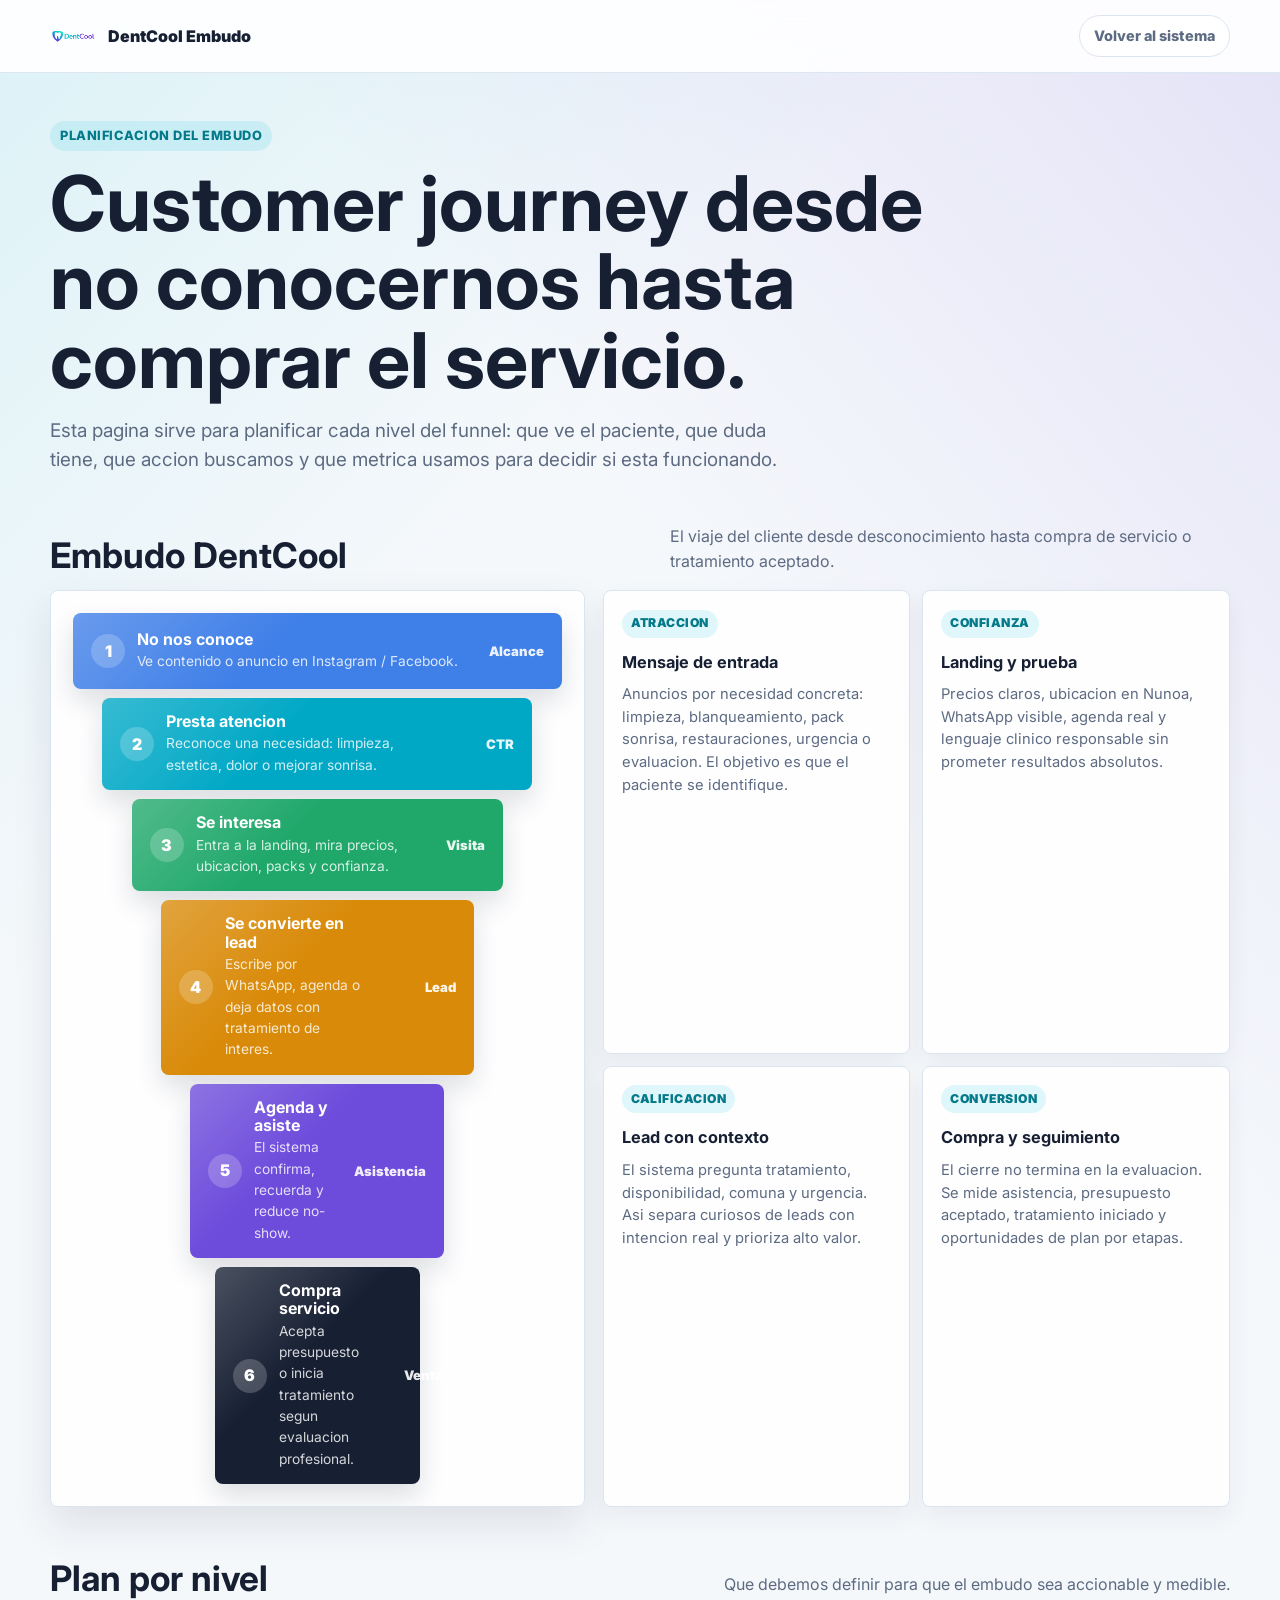
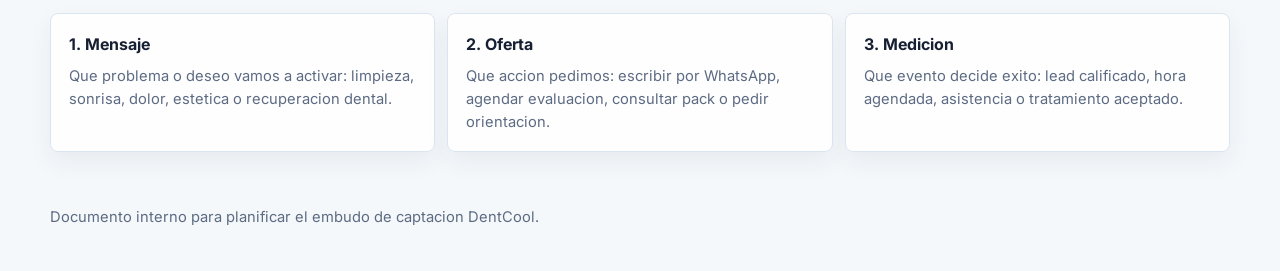
<file: embudo-captacion.html>
<!DOCTYPE html>
<html lang="es">
<head>
    <meta charset="UTF-8">
    <meta name="viewport" content="width=device-width, initial-scale=1.0">
    <title>DentCool | Embudo de captacion y customer journey</title>
    <meta name="description" content="Embudo visual del customer journey DentCool desde desconocimiento hasta compra de servicio o tratamiento aceptado.">
    <meta name="theme-color" content="#00BCD4">
    <link rel="preconnect" href="https://fonts.googleapis.com">
    <link rel="preconnect" href="https://fonts.gstatic.com" crossorigin>
    <link href="https://fonts.googleapis.com/css2?family=Inter:wght@400;600;700;800;900&display=swap" rel="stylesheet">
    <style>
        :root {
            --cyan: #00bcd4;
            --purple: #6d4bdb;
            --ink: #172033;
            --muted: #5d6b82;
            --line: #dbe5ef;
            --soft: #f5f8fb;
            --white: #ffffff;
            --shadow: 0 18px 40px rgba(23, 32, 51, 0.1);
            --radius: 8px;
            --max: 1180px;
        }

        * {
            box-sizing: border-box;
        }

        html {
            scroll-behavior: smooth;
        }

        body {
            margin: 0;
            font-family: Inter, system-ui, -apple-system, BlinkMacSystemFont, "Segoe UI", sans-serif;
            color: var(--ink);
            background:
                linear-gradient(135deg, rgba(0, 188, 212, 0.1), transparent 32%),
                linear-gradient(230deg, rgba(109, 75, 219, 0.12), transparent 38%),
                var(--soft);
            line-height: 1.55;
        }

        .wrap {
            width: min(var(--max), calc(100% - 32px));
            margin: 0 auto;
        }

        .topbar {
            position: sticky;
            top: 0;
            z-index: 10;
            background: rgba(255, 255, 255, 0.9);
            backdrop-filter: blur(14px);
            border-bottom: 1px solid rgba(219, 229, 239, 0.9);
        }

        .topbar-inner {
            min-height: 72px;
            display: flex;
            align-items: center;
            justify-content: space-between;
            gap: 16px;
        }

        .brand {
            display: flex;
            align-items: center;
            gap: 12px;
            color: var(--ink);
            text-decoration: none;
            font-weight: 900;
        }

        .brand img {
            width: 46px;
            height: 46px;
            object-fit: contain;
        }

        .nav-link {
            display: inline-flex;
            min-height: 40px;
            align-items: center;
            justify-content: center;
            padding: 9px 14px;
            border: 1px solid var(--line);
            border-radius: 999px;
            background: var(--white);
            color: var(--muted);
            text-decoration: none;
            font-size: 0.9rem;
            font-weight: 800;
        }

        .hero {
            padding: 48px 0 24px;
        }

        .label {
            display: inline-flex;
            width: fit-content;
            align-items: center;
            min-height: 30px;
            padding: 5px 10px;
            border-radius: 999px;
            background: rgba(0, 188, 212, 0.12);
            color: #04798a;
            font-size: 0.8rem;
            font-weight: 800;
            text-transform: uppercase;
            letter-spacing: 0.04em;
        }

        h1 {
            margin: 14px 0 16px;
            max-width: 900px;
            font-size: clamp(2.2rem, 6vw, 4.9rem);
            line-height: 1.02;
            letter-spacing: 0;
        }

        .hero p {
            margin: 0;
            max-width: 760px;
            color: var(--muted);
            font-size: clamp(1rem, 2vw, 1.18rem);
        }

        .section {
            padding: 26px 0;
        }

        .section-head {
            display: flex;
            justify-content: space-between;
            gap: 20px;
            align-items: end;
            margin-bottom: 16px;
        }

        .section-head h2 {
            margin: 0;
            font-size: clamp(1.45rem, 3vw, 2.2rem);
            line-height: 1.08;
        }

        .section-head p {
            margin: 0;
            max-width: 560px;
            color: var(--muted);
        }

        .journey-board {
            display: grid;
            grid-template-columns: 0.92fr 1.08fr;
            gap: 18px;
            align-items: stretch;
        }

        .funnel-graphic {
            display: grid;
            gap: 9px;
            padding: 22px;
            border: 1px solid var(--line);
            border-radius: var(--radius);
            background: rgba(255, 255, 255, 0.92);
            box-shadow: var(--shadow);
            overflow: hidden;
        }

        .funnel-level {
            --w: 100%;
            --c: var(--cyan);
            width: var(--w);
            min-height: 76px;
            justify-self: center;
            display: grid;
            grid-template-columns: auto 1fr auto;
            gap: 12px;
            align-items: center;
            padding: 14px 18px;
            border-radius: var(--radius);
            background: linear-gradient(135deg, rgba(255, 255, 255, 0.22), transparent 42%), var(--c);
            color: var(--white);
            box-shadow: 0 12px 26px rgba(23, 32, 51, 0.14);
        }

        .funnel-level:nth-child(1) {
            --w: 100%;
            --c: #3f7fe8;
        }

        .funnel-level:nth-child(2) {
            --w: 88%;
            --c: #00a8c6;
        }

        .funnel-level:nth-child(3) {
            --w: 76%;
            --c: #20a86b;
        }

        .funnel-level:nth-child(4) {
            --w: 64%;
            --c: #d98a08;
        }

        .funnel-level:nth-child(5) {
            --w: 52%;
            --c: #6d4bdb;
        }

        .funnel-level:nth-child(6) {
            --w: 42%;
            --c: #172033;
        }

        .level-num {
            display: inline-grid;
            width: 34px;
            height: 34px;
            place-items: center;
            border-radius: 999px;
            background: rgba(255, 255, 255, 0.2);
            font-weight: 900;
        }

        .level-copy strong {
            display: block;
            line-height: 1.15;
        }

        .level-copy span {
            display: block;
            margin-top: 3px;
            color: rgba(255, 255, 255, 0.82);
            font-size: 0.86rem;
        }

        .level-metric {
            min-width: 72px;
            text-align: right;
            font-size: 0.82rem;
            font-weight: 900;
            color: rgba(255, 255, 255, 0.9);
        }

        .journey-map {
            display: grid;
            grid-template-columns: repeat(2, minmax(0, 1fr));
            gap: 12px;
        }

        .journey-card {
            min-height: 170px;
            padding: 18px;
            border: 1px solid var(--line);
            border-radius: var(--radius);
            background: rgba(255, 255, 255, 0.92);
            box-shadow: 0 10px 24px rgba(23, 32, 51, 0.06);
        }

        .journey-card h3 {
            margin: 0 0 8px;
            font-size: 1.02rem;
        }

        .journey-card p {
            margin: 0;
            color: var(--muted);
            font-size: 0.92rem;
        }

        .journey-tag {
            display: inline-flex;
            min-height: 28px;
            align-items: center;
            margin-bottom: 12px;
            padding: 4px 9px;
            border-radius: 999px;
            background: rgba(0, 188, 212, 0.12);
            color: #04798a;
            font-size: 0.76rem;
            font-weight: 900;
            text-transform: uppercase;
            letter-spacing: 0.04em;
        }

        .planner-grid {
            display: grid;
            grid-template-columns: repeat(3, minmax(0, 1fr));
            gap: 12px;
        }

        .planner-card {
            padding: 18px;
            border: 1px solid var(--line);
            border-radius: var(--radius);
            background: rgba(255, 255, 255, 0.92);
            box-shadow: 0 10px 24px rgba(23, 32, 51, 0.06);
        }

        .planner-card h3 {
            margin: 0 0 8px;
            font-size: 1rem;
        }

        .planner-card p {
            margin: 0;
            color: var(--muted);
            font-size: 0.92rem;
        }

        .footer {
            padding: 28px 0 42px;
            color: var(--muted);
            font-size: 0.92rem;
        }

        @media (max-width: 980px) {
            .journey-board,
            .planner-grid {
                grid-template-columns: 1fr;
            }
        }

        @media (max-width: 680px) {
            .topbar-inner,
            .section-head {
                align-items: flex-start;
                flex-direction: column;
            }

            .journey-map {
                grid-template-columns: 1fr;
            }

            .funnel-level {
                width: 100%;
                grid-template-columns: auto 1fr;
            }

            .level-metric {
                grid-column: 2;
                text-align: left;
            }
        }
    </style>
</head>
<body>
    <header class="topbar">
        <div class="wrap topbar-inner">
            <a class="brand" href="index.html" aria-label="Volver a DentCool">
                <img src="dentCool_logo2.png" alt="DentCool">
                <span>DentCool Embudo</span>
            </a>
            <a class="nav-link" href="sistema-captacion.html">Volver al sistema</a>
        </div>
    </header>

    <main>
        <section class="hero">
            <div class="wrap">
                <span class="label">Planificacion del embudo</span>
                <h1>Customer journey desde no conocernos hasta comprar el servicio.</h1>
                <p>Esta pagina sirve para planificar cada nivel del funnel: que ve el paciente, que duda tiene, que accion buscamos y que metrica usamos para decidir si esta funcionando.</p>
            </div>
        </section>

        <section class="section">
            <div class="wrap">
                <div class="section-head">
                    <h2>Embudo DentCool</h2>
                    <p>El viaje del cliente desde desconocimiento hasta compra de servicio o tratamiento aceptado.</p>
                </div>
                <div class="journey-board">
                    <div class="funnel-graphic" aria-label="Embudo del viaje del cliente DentCool">
                        <div class="funnel-level">
                            <span class="level-num">1</span>
                            <span class="level-copy">
                                <strong>No nos conoce</strong>
                                <span>Ve contenido o anuncio en Instagram / Facebook.</span>
                            </span>
                            <span class="level-metric">Alcance</span>
                        </div>
                        <div class="funnel-level">
                            <span class="level-num">2</span>
                            <span class="level-copy">
                                <strong>Presta atencion</strong>
                                <span>Reconoce una necesidad: limpieza, estetica, dolor o mejorar sonrisa.</span>
                            </span>
                            <span class="level-metric">CTR</span>
                        </div>
                        <div class="funnel-level">
                            <span class="level-num">3</span>
                            <span class="level-copy">
                                <strong>Se interesa</strong>
                                <span>Entra a la landing, mira precios, ubicacion, packs y confianza.</span>
                            </span>
                            <span class="level-metric">Visita</span>
                        </div>
                        <div class="funnel-level">
                            <span class="level-num">4</span>
                            <span class="level-copy">
                                <strong>Se convierte en lead</strong>
                                <span>Escribe por WhatsApp, agenda o deja datos con tratamiento de interes.</span>
                            </span>
                            <span class="level-metric">Lead</span>
                        </div>
                        <div class="funnel-level">
                            <span class="level-num">5</span>
                            <span class="level-copy">
                                <strong>Agenda y asiste</strong>
                                <span>El sistema confirma, recuerda y reduce no-show.</span>
                            </span>
                            <span class="level-metric">Asistencia</span>
                        </div>
                        <div class="funnel-level">
                            <span class="level-num">6</span>
                            <span class="level-copy">
                                <strong>Compra servicio</strong>
                                <span>Acepta presupuesto o inicia tratamiento segun evaluacion profesional.</span>
                            </span>
                            <span class="level-metric">Venta</span>
                        </div>
                    </div>

                    <div class="journey-map">
                        <article class="journey-card">
                            <span class="journey-tag">Atraccion</span>
                            <h3>Mensaje de entrada</h3>
                            <p>Anuncios por necesidad concreta: limpieza, blanqueamiento, pack sonrisa, restauraciones, urgencia o evaluacion. El objetivo es que el paciente se identifique.</p>
                        </article>
                        <article class="journey-card">
                            <span class="journey-tag">Confianza</span>
                            <h3>Landing y prueba</h3>
                            <p>Precios claros, ubicacion en Nunoa, WhatsApp visible, agenda real y lenguaje clinico responsable sin prometer resultados absolutos.</p>
                        </article>
                        <article class="journey-card">
                            <span class="journey-tag">Calificacion</span>
                            <h3>Lead con contexto</h3>
                            <p>El sistema pregunta tratamiento, disponibilidad, comuna y urgencia. Asi separa curiosos de leads con intencion real y prioriza alto valor.</p>
                        </article>
                        <article class="journey-card">
                            <span class="journey-tag">Conversion</span>
                            <h3>Compra y seguimiento</h3>
                            <p>El cierre no termina en la evaluacion. Se mide asistencia, presupuesto aceptado, tratamiento iniciado y oportunidades de plan por etapas.</p>
                        </article>
                    </div>
                </div>
            </div>
        </section>

        <section class="section">
            <div class="wrap">
                <div class="section-head">
                    <h2>Plan por nivel</h2>
                    <p>Que debemos definir para que el embudo sea accionable y medible.</p>
                </div>
                <div class="planner-grid">
                    <article class="planner-card">
                        <h3>1. Mensaje</h3>
                        <p>Que problema o deseo vamos a activar: limpieza, sonrisa, dolor, estetica o recuperacion dental.</p>
                    </article>
                    <article class="planner-card">
                        <h3>2. Oferta</h3>
                        <p>Que accion pedimos: escribir por WhatsApp, agendar evaluacion, consultar pack o pedir orientacion.</p>
                    </article>
                    <article class="planner-card">
                        <h3>3. Medicion</h3>
                        <p>Que evento decide exito: lead calificado, hora agendada, asistencia o tratamiento aceptado.</p>
                    </article>
                </div>
            </div>
        </section>
    </main>

    <footer class="footer">
        <div class="wrap">
            Documento interno para planificar el embudo de captacion DentCool.
        </div>
    </footer>
</body>
</html>
</file>
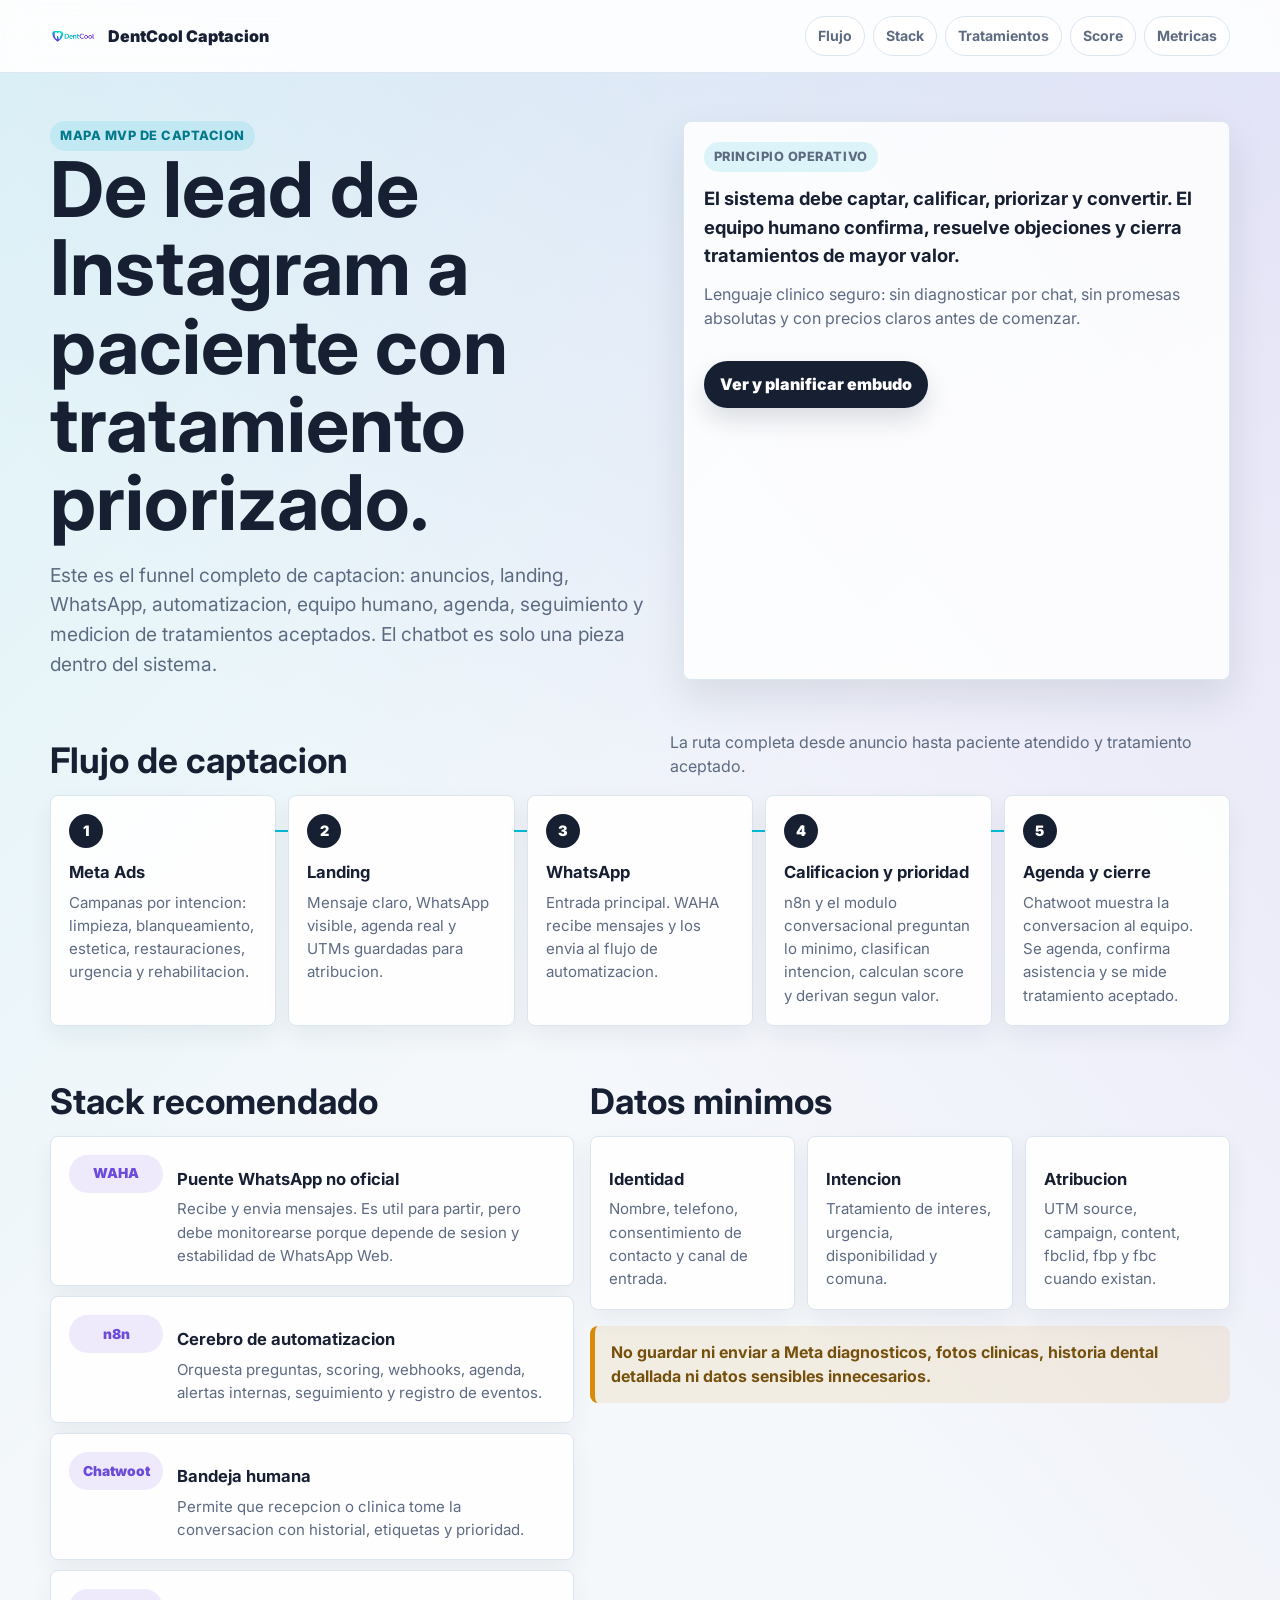
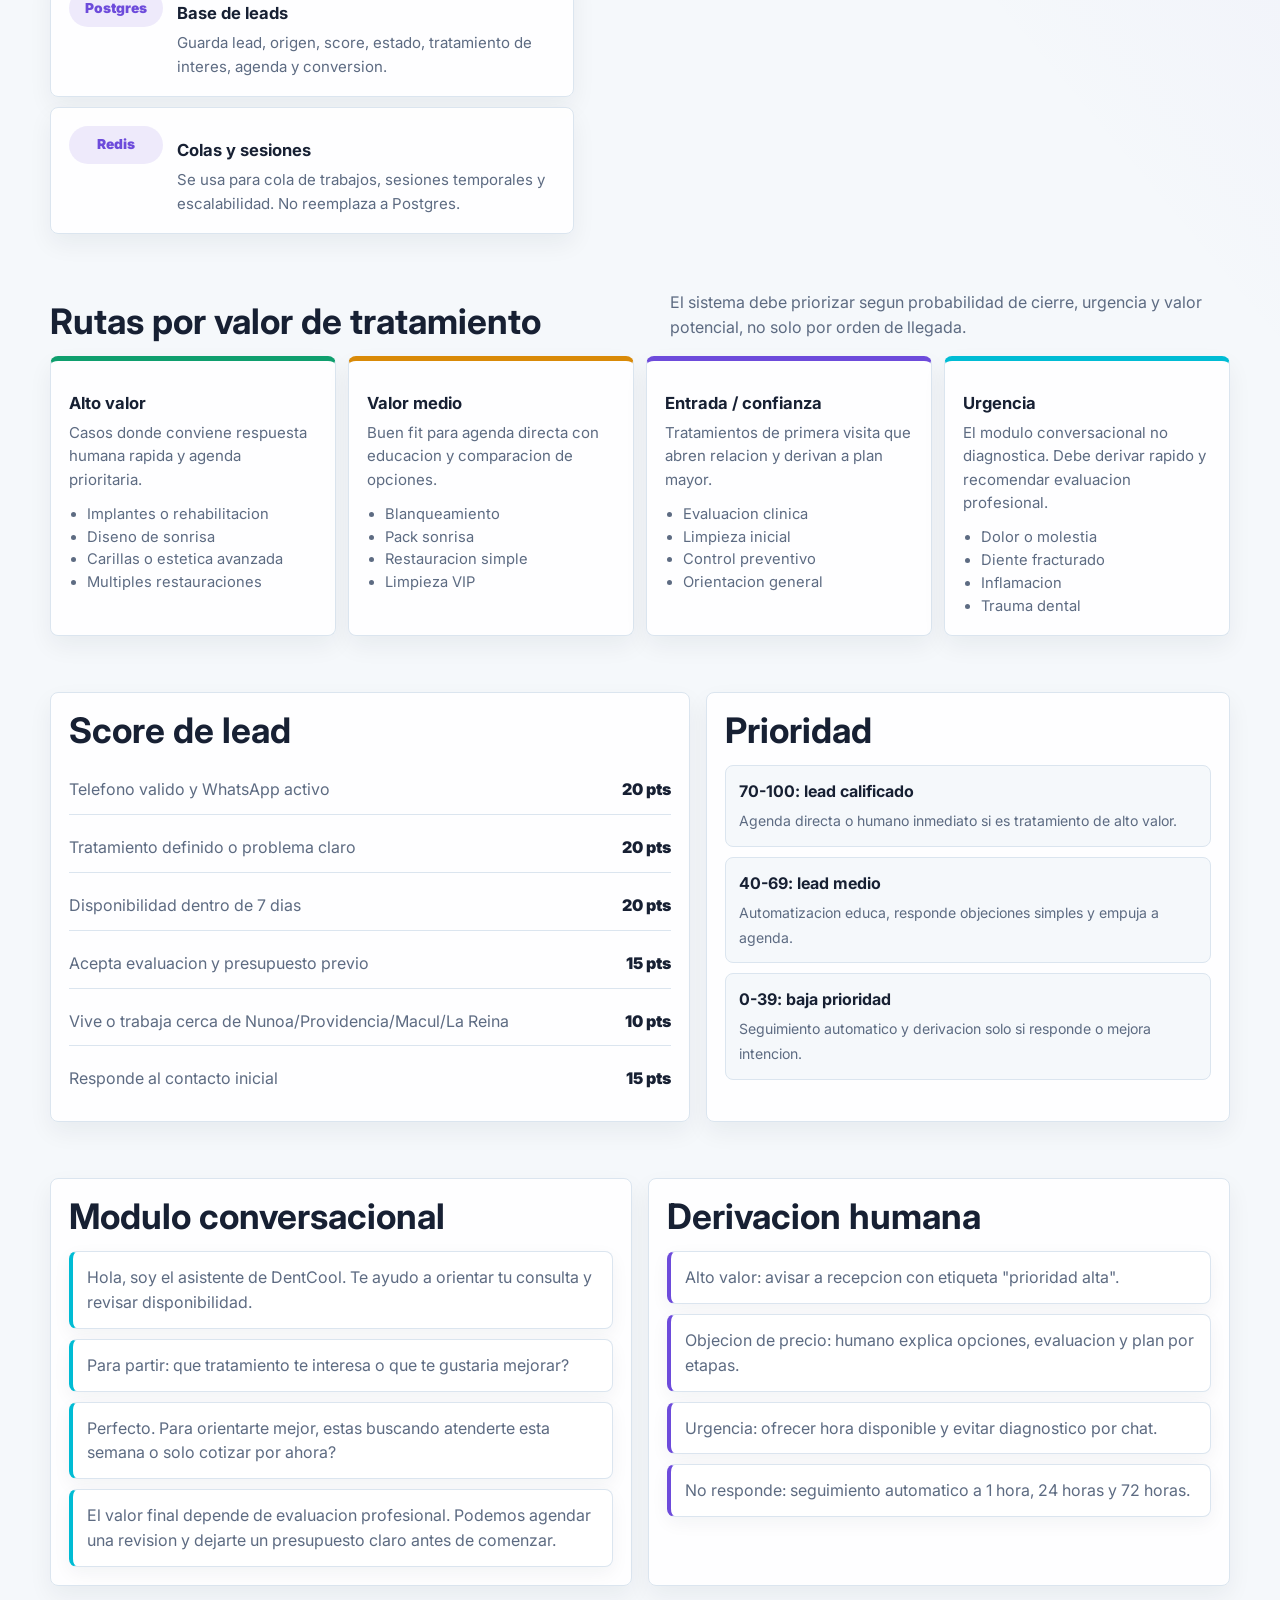
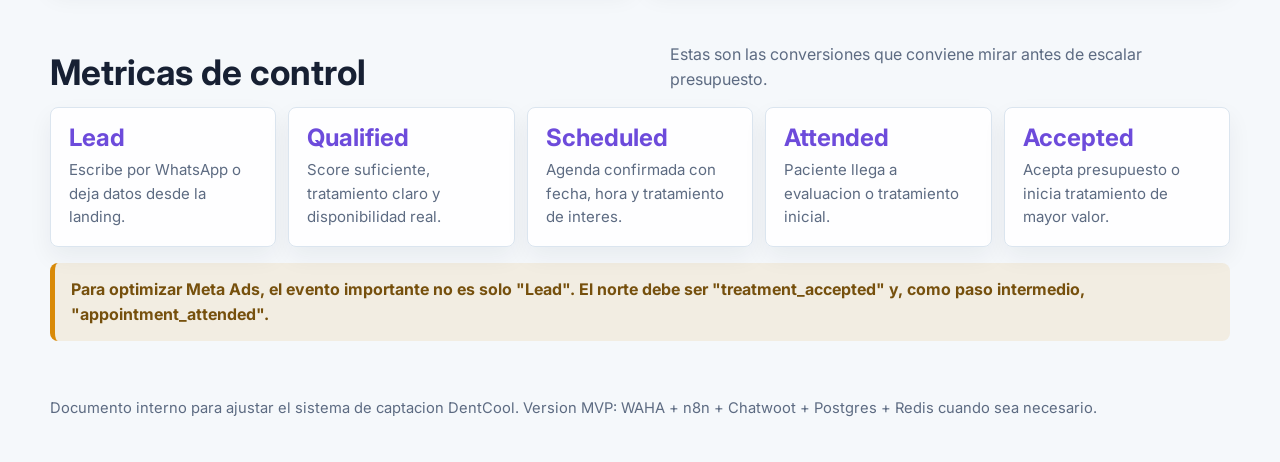
<file: sistema-captacion.html>
<!DOCTYPE html>
<html lang="es">
<head>
    <meta charset="UTF-8">
    <meta name="viewport" content="width=device-width, initial-scale=1.0">
    <title>DentCool | Sistema de captacion de leads y pacientes</title>
    <meta name="description" content="Mapa operativo del sistema de captacion DentCool: Ads, landing, WhatsApp, WAHA, n8n, Chatwoot, agenda y seguimiento de tratamientos.">
    <meta name="theme-color" content="#00BCD4">
    <link rel="preconnect" href="https://fonts.googleapis.com">
    <link rel="preconnect" href="https://fonts.gstatic.com" crossorigin>
    <link href="https://fonts.googleapis.com/css2?family=Inter:wght@400;600;700;800;900&display=swap" rel="stylesheet">
    <style>
        :root {
            --cyan: #00bcd4;
            --purple: #6d4bdb;
            --ink: #172033;
            --muted: #5d6b82;
            --line: #dbe5ef;
            --soft: #f5f8fb;
            --white: #ffffff;
            --green: #0f9f6e;
            --amber: #d98a08;
            --red: #d34848;
            --shadow: 0 18px 40px rgba(23, 32, 51, 0.1);
            --radius: 8px;
            --max: 1180px;
        }

        * {
            box-sizing: border-box;
        }

        html {
            scroll-behavior: smooth;
        }

        body {
            margin: 0;
            font-family: Inter, system-ui, -apple-system, BlinkMacSystemFont, "Segoe UI", sans-serif;
            color: var(--ink);
            background:
                linear-gradient(135deg, rgba(0, 188, 212, 0.1), transparent 32%),
                linear-gradient(230deg, rgba(109, 75, 219, 0.12), transparent 38%),
                var(--soft);
            line-height: 1.55;
        }

        a {
            color: inherit;
        }

        .wrap {
            width: min(var(--max), calc(100% - 32px));
            margin: 0 auto;
        }

        .topbar {
            position: sticky;
            top: 0;
            z-index: 10;
            background: rgba(255, 255, 255, 0.9);
            backdrop-filter: blur(14px);
            border-bottom: 1px solid rgba(219, 229, 239, 0.9);
        }

        .topbar-inner {
            min-height: 72px;
            display: flex;
            align-items: center;
            justify-content: space-between;
            gap: 16px;
        }

        .brand {
            display: flex;
            align-items: center;
            gap: 12px;
            text-decoration: none;
            font-weight: 900;
            letter-spacing: 0;
        }

        .brand img {
            width: 46px;
            height: 46px;
            object-fit: contain;
        }

        .nav {
            display: flex;
            gap: 8px;
            flex-wrap: wrap;
            justify-content: flex-end;
        }

        .nav a {
            display: inline-flex;
            min-height: 38px;
            align-items: center;
            padding: 8px 12px;
            border: 1px solid var(--line);
            border-radius: 999px;
            background: var(--white);
            color: var(--muted);
            text-decoration: none;
            font-size: 0.88rem;
            font-weight: 700;
        }

        .hero {
            padding: 48px 0 22px;
        }

        .hero-grid {
            display: grid;
            grid-template-columns: 1.05fr 0.95fr;
            gap: 28px;
            align-items: stretch;
        }

        .hero h1 {
            margin: 0 0 18px;
            max-width: 820px;
            font-size: clamp(2.15rem, 6vw, 4.8rem);
            line-height: 1.02;
            letter-spacing: 0;
        }

        .hero p {
            margin: 0;
            max-width: 740px;
            color: var(--muted);
            font-size: clamp(1rem, 2vw, 1.2rem);
        }

        .hero-panel {
            display: grid;
            gap: 12px;
            align-content: start;
            padding: 20px;
            border: 1px solid rgba(219, 229, 239, 0.95);
            border-radius: var(--radius);
            background: rgba(255, 255, 255, 0.84);
            box-shadow: var(--shadow);
        }

        .label {
            display: inline-flex;
            width: fit-content;
            align-items: center;
            min-height: 30px;
            padding: 5px 10px;
            border-radius: 999px;
            background: rgba(0, 188, 212, 0.12);
            color: #04798a;
            font-size: 0.8rem;
            font-weight: 800;
            text-transform: uppercase;
            letter-spacing: 0.04em;
        }

        .hero-panel strong {
            font-size: 1.15rem;
        }

        .hero-panel span {
            color: var(--muted);
        }

        .cta-row {
            display: flex;
            flex-wrap: wrap;
            gap: 10px;
            margin-top: 18px;
        }

        .cta-button {
            display: inline-flex;
            min-height: 46px;
            align-items: center;
            justify-content: center;
            padding: 11px 16px;
            border-radius: 999px;
            background: var(--ink);
            color: var(--white);
            font-weight: 900;
            text-decoration: none;
            box-shadow: 0 12px 24px rgba(23, 32, 51, 0.14);
        }

        .section {
            padding: 28px 0;
        }

        .section-head {
            display: flex;
            justify-content: space-between;
            gap: 20px;
            align-items: end;
            margin-bottom: 16px;
        }

        .section-head h2 {
            margin: 0;
            font-size: clamp(1.45rem, 3vw, 2.2rem);
            line-height: 1.08;
        }

        .section-head p {
            margin: 0;
            max-width: 560px;
            color: var(--muted);
        }

        .pipeline {
            display: grid;
            grid-template-columns: repeat(5, minmax(0, 1fr));
            gap: 12px;
        }

        .stage,
        .card,
        .tool,
        .route,
        .metric {
            border: 1px solid var(--line);
            border-radius: var(--radius);
            background: rgba(255, 255, 255, 0.92);
            box-shadow: 0 10px 24px rgba(23, 32, 51, 0.06);
        }

        .stage {
            position: relative;
            min-height: 190px;
            padding: 18px;
        }

        .stage::after {
            content: "";
            position: absolute;
            top: 34px;
            right: -13px;
            width: 13px;
            height: 2px;
            background: var(--cyan);
        }

        .stage:last-child::after {
            display: none;
        }

        .num {
            display: inline-grid;
            width: 34px;
            height: 34px;
            place-items: center;
            border-radius: 999px;
            background: var(--ink);
            color: var(--white);
            font-weight: 900;
            font-size: 0.9rem;
        }

        .stage h3,
        .card h3,
        .tool h3,
        .route h3,
        .metric h3 {
            margin: 14px 0 8px;
            font-size: 1.04rem;
            line-height: 1.22;
        }

        .stage p,
        .card p,
        .tool p,
        .route p,
        .metric p {
            margin: 0;
            color: var(--muted);
            font-size: 0.94rem;
        }

        .journey-board {
            display: grid;
            grid-template-columns: 0.92fr 1.08fr;
            gap: 18px;
            align-items: stretch;
        }

        .funnel-graphic {
            display: grid;
            gap: 9px;
            padding: 22px;
            border: 1px solid var(--line);
            border-radius: var(--radius);
            background: rgba(255, 255, 255, 0.92);
            box-shadow: var(--shadow);
            overflow: hidden;
        }

        .funnel-level {
            --w: 100%;
            --c: var(--cyan);
            width: var(--w);
            min-height: 76px;
            justify-self: center;
            display: grid;
            grid-template-columns: auto 1fr auto;
            gap: 12px;
            align-items: center;
            padding: 14px 18px;
            border-radius: var(--radius);
            background: linear-gradient(135deg, rgba(255, 255, 255, 0.22), transparent 42%), var(--c);
            color: var(--white);
            box-shadow: 0 12px 26px rgba(23, 32, 51, 0.14);
        }

        .funnel-level:nth-child(1) {
            --w: 100%;
            --c: #3f7fe8;
        }

        .funnel-level:nth-child(2) {
            --w: 88%;
            --c: #00a8c6;
        }

        .funnel-level:nth-child(3) {
            --w: 76%;
            --c: #20a86b;
        }

        .funnel-level:nth-child(4) {
            --w: 64%;
            --c: #d98a08;
        }

        .funnel-level:nth-child(5) {
            --w: 52%;
            --c: #6d4bdb;
        }

        .funnel-level:nth-child(6) {
            --w: 42%;
            --c: #172033;
        }

        .level-num {
            display: inline-grid;
            width: 34px;
            height: 34px;
            place-items: center;
            border-radius: 999px;
            background: rgba(255, 255, 255, 0.2);
            font-weight: 900;
        }

        .level-copy strong {
            display: block;
            line-height: 1.15;
        }

        .level-copy span {
            display: block;
            margin-top: 3px;
            color: rgba(255, 255, 255, 0.82);
            font-size: 0.86rem;
        }

        .level-metric {
            min-width: 72px;
            text-align: right;
            font-size: 0.82rem;
            font-weight: 900;
            color: rgba(255, 255, 255, 0.9);
        }

        .journey-map {
            display: grid;
            grid-template-columns: repeat(2, minmax(0, 1fr));
            gap: 12px;
        }

        .journey-card {
            min-height: 170px;
            padding: 18px;
            border: 1px solid var(--line);
            border-radius: var(--radius);
            background: rgba(255, 255, 255, 0.92);
            box-shadow: 0 10px 24px rgba(23, 32, 51, 0.06);
        }

        .journey-card h3 {
            margin: 0 0 8px;
            font-size: 1.02rem;
        }

        .journey-card p {
            margin: 0;
            color: var(--muted);
            font-size: 0.92rem;
        }

        .journey-tag {
            display: inline-flex;
            min-height: 28px;
            align-items: center;
            margin-bottom: 12px;
            padding: 4px 9px;
            border-radius: 999px;
            background: rgba(0, 188, 212, 0.12);
            color: #04798a;
            font-size: 0.76rem;
            font-weight: 900;
            text-transform: uppercase;
            letter-spacing: 0.04em;
        }

        .grid-2 {
            display: grid;
            grid-template-columns: 0.9fr 1.1fr;
            gap: 16px;
        }

        .cards-3 {
            display: grid;
            grid-template-columns: repeat(3, minmax(0, 1fr));
            gap: 12px;
        }

        .card,
        .tool,
        .route,
        .metric {
            padding: 18px;
        }

        .tool-stack {
            display: grid;
            gap: 10px;
        }

        .tool {
            display: grid;
            grid-template-columns: 94px 1fr;
            gap: 14px;
            align-items: start;
        }

        .tool-name {
            min-height: 38px;
            display: inline-flex;
            align-items: center;
            justify-content: center;
            border-radius: 999px;
            background: rgba(109, 75, 219, 0.11);
            color: var(--purple);
            font-weight: 900;
            font-size: 0.86rem;
        }

        .routes {
            display: grid;
            grid-template-columns: repeat(4, minmax(0, 1fr));
            gap: 12px;
        }

        .route {
            min-height: 220px;
            border-top: 5px solid var(--cyan);
        }

        .route.high {
            border-top-color: var(--green);
        }

        .route.medium {
            border-top-color: var(--amber);
        }

        .route.support {
            border-top-color: var(--purple);
        }

        .route ul,
        .card ul {
            margin: 12px 0 0;
            padding-left: 18px;
            color: var(--muted);
            font-size: 0.92rem;
        }

        .scoreboard {
            display: grid;
            grid-template-columns: 1.1fr 0.9fr;
            gap: 16px;
        }

        .score-list {
            display: grid;
            gap: 8px;
        }

        .score-row {
            display: grid;
            grid-template-columns: 1fr auto;
            gap: 12px;
            padding: 12px 0;
            border-bottom: 1px solid var(--line);
            color: var(--muted);
        }

        .score-row:last-child {
            border-bottom: 0;
        }

        .points {
            color: var(--ink);
            font-weight: 900;
        }

        .status-grid {
            display: grid;
            gap: 10px;
        }

        .status {
            padding: 13px;
            border-radius: var(--radius);
            border: 1px solid var(--line);
            background: var(--soft);
        }

        .status strong {
            display: block;
            margin-bottom: 4px;
        }

        .status small {
            color: var(--muted);
            font-size: 0.88rem;
        }

        .metrics {
            display: grid;
            grid-template-columns: repeat(5, minmax(0, 1fr));
            gap: 12px;
        }

        .metric strong {
            display: block;
            color: var(--purple);
            font-size: 1.5rem;
            line-height: 1;
            margin-bottom: 8px;
        }

        .conversation {
            display: grid;
            grid-template-columns: 1fr 1fr;
            gap: 16px;
        }

        .bubble-list {
            display: grid;
            gap: 10px;
        }

        .bubble {
            padding: 13px 14px;
            border-radius: var(--radius);
            background: var(--white);
            border: 1px solid var(--line);
            color: var(--muted);
            box-shadow: 0 6px 18px rgba(23, 32, 51, 0.05);
        }

        .bubble.bot {
            border-left: 4px solid var(--cyan);
        }

        .bubble.human {
            border-left: 4px solid var(--purple);
        }

        .note {
            margin-top: 16px;
            padding: 14px 16px;
            border-left: 5px solid var(--amber);
            background: rgba(217, 138, 8, 0.1);
            border-radius: var(--radius);
            color: #76500d;
            font-weight: 700;
        }

        .footer {
            padding: 28px 0 42px;
            color: var(--muted);
            font-size: 0.92rem;
        }

        @media (max-width: 980px) {
            .hero-grid,
            .grid-2,
            .scoreboard,
            .conversation,
            .journey-board {
                grid-template-columns: 1fr;
            }

            .pipeline,
            .routes,
            .metrics {
                grid-template-columns: repeat(2, minmax(0, 1fr));
            }

            .stage::after {
                display: none;
            }
        }

        @media (max-width: 680px) {
            .topbar-inner,
            .section-head {
                align-items: flex-start;
                flex-direction: column;
            }

            .nav {
                width: 100%;
                justify-content: flex-start;
            }

            .pipeline,
            .routes,
            .cards-3,
            .metrics,
            .journey-map {
                grid-template-columns: 1fr;
            }

            .funnel-level {
                width: 100%;
                grid-template-columns: auto 1fr;
            }

            .level-metric {
                grid-column: 2;
                text-align: left;
            }

            .tool {
                grid-template-columns: 1fr;
            }

            .hero {
                padding-top: 30px;
            }
        }
    </style>
</head>
<body>
    <header class="topbar">
        <div class="wrap topbar-inner">
            <a class="brand" href="index.html" aria-label="Volver a DentCool">
                <img src="dentCool_logo2.png" alt="DentCool">
                <span>DentCool Captacion</span>
            </a>
            <nav class="nav" aria-label="Secciones del flujo">
                <a href="#flujo">Flujo</a>
                <a href="#stack">Stack</a>
                <a href="#rutas">Tratamientos</a>
                <a href="#score">Score</a>
                <a href="#metricas">Metricas</a>
            </nav>
        </div>
    </header>

    <main>
        <section class="hero">
            <div class="wrap hero-grid">
                <div>
                    <span class="label">Mapa MVP de captacion</span>
                    <h1>De lead de Instagram a paciente con tratamiento priorizado.</h1>
                    <p>Este es el funnel completo de captacion: anuncios, landing, WhatsApp, automatizacion, equipo humano, agenda, seguimiento y medicion de tratamientos aceptados. El chatbot es solo una pieza dentro del sistema.</p>
                </div>
                <aside class="hero-panel" aria-label="Principio del sistema">
                    <span class="label">Principio operativo</span>
                    <strong>El sistema debe captar, calificar, priorizar y convertir. El equipo humano confirma, resuelve objeciones y cierra tratamientos de mayor valor.</strong>
                    <span>Lenguaje clinico seguro: sin diagnosticar por chat, sin promesas absolutas y con precios claros antes de comenzar.</span>
                    <div class="cta-row">
                        <a class="cta-button" href="embudo-captacion.html">Ver y planificar embudo</a>
                    </div>
                </aside>
            </div>
        </section>

        <section id="flujo" class="section">
            <div class="wrap">
                <div class="section-head">
                    <h2>Flujo de captacion</h2>
                    <p>La ruta completa desde anuncio hasta paciente atendido y tratamiento aceptado.</p>
                </div>
                <div class="pipeline" aria-label="Pipeline de captacion">
                    <article class="stage">
                        <span class="num">1</span>
                        <h3>Meta Ads</h3>
                        <p>Campanas por intencion: limpieza, blanqueamiento, estetica, restauraciones, urgencia y rehabilitacion.</p>
                    </article>
                    <article class="stage">
                        <span class="num">2</span>
                        <h3>Landing</h3>
                        <p>Mensaje claro, WhatsApp visible, agenda real y UTMs guardadas para atribucion.</p>
                    </article>
                    <article class="stage">
                        <span class="num">3</span>
                        <h3>WhatsApp</h3>
                        <p>Entrada principal. WAHA recibe mensajes y los envia al flujo de automatizacion.</p>
                    </article>
                    <article class="stage">
                        <span class="num">4</span>
                        <h3>Calificacion y prioridad</h3>
                        <p>n8n y el modulo conversacional preguntan lo minimo, clasifican intencion, calculan score y derivan segun valor.</p>
                    </article>
                    <article class="stage">
                        <span class="num">5</span>
                        <h3>Agenda y cierre</h3>
                        <p>Chatwoot muestra la conversacion al equipo. Se agenda, confirma asistencia y se mide tratamiento aceptado.</p>
                    </article>
                </div>
            </div>
        </section>

        <section id="stack" class="section">
            <div class="wrap grid-2">
                <div>
                    <div class="section-head">
                        <h2>Stack recomendado</h2>
                    </div>
                    <div class="tool-stack">
                        <article class="tool">
                            <span class="tool-name">WAHA</span>
                            <div>
                                <h3>Puente WhatsApp no oficial</h3>
                                <p>Recibe y envia mensajes. Es util para partir, pero debe monitorearse porque depende de sesion y estabilidad de WhatsApp Web.</p>
                            </div>
                        </article>
                        <article class="tool">
                            <span class="tool-name">n8n</span>
                            <div>
                                <h3>Cerebro de automatizacion</h3>
                                <p>Orquesta preguntas, scoring, webhooks, agenda, alertas internas, seguimiento y registro de eventos.</p>
                            </div>
                        </article>
                        <article class="tool">
                            <span class="tool-name">Chatwoot</span>
                            <div>
                                <h3>Bandeja humana</h3>
                                <p>Permite que recepcion o clinica tome la conversacion con historial, etiquetas y prioridad.</p>
                            </div>
                        </article>
                        <article class="tool">
                            <span class="tool-name">Postgres</span>
                            <div>
                                <h3>Base de leads</h3>
                                <p>Guarda lead, origen, score, estado, tratamiento de interes, agenda y conversion.</p>
                            </div>
                        </article>
                        <article class="tool">
                            <span class="tool-name">Redis</span>
                            <div>
                                <h3>Colas y sesiones</h3>
                                <p>Se usa para cola de trabajos, sesiones temporales y escalabilidad. No reemplaza a Postgres.</p>
                            </div>
                        </article>
                    </div>
                </div>

                <div>
                    <div class="section-head">
                        <h2>Datos minimos</h2>
                    </div>
                    <div class="cards-3">
                        <article class="card">
                            <h3>Identidad</h3>
                            <p>Nombre, telefono, consentimiento de contacto y canal de entrada.</p>
                        </article>
                        <article class="card">
                            <h3>Intencion</h3>
                            <p>Tratamiento de interes, urgencia, disponibilidad y comuna.</p>
                        </article>
                        <article class="card">
                            <h3>Atribucion</h3>
                            <p>UTM source, campaign, content, fbclid, fbp y fbc cuando existan.</p>
                        </article>
                    </div>
                    <div class="note">No guardar ni enviar a Meta diagnosticos, fotos clinicas, historia dental detallada ni datos sensibles innecesarios.</div>
                </div>
            </div>
        </section>

        <section id="rutas" class="section">
            <div class="wrap">
                <div class="section-head">
                    <h2>Rutas por valor de tratamiento</h2>
                    <p>El sistema debe priorizar segun probabilidad de cierre, urgencia y valor potencial, no solo por orden de llegada.</p>
                </div>
                <div class="routes">
                    <article class="route high">
                        <h3>Alto valor</h3>
                        <p>Casos donde conviene respuesta humana rapida y agenda prioritaria.</p>
                        <ul>
                            <li>Implantes o rehabilitacion</li>
                            <li>Diseno de sonrisa</li>
                            <li>Carillas o estetica avanzada</li>
                            <li>Multiples restauraciones</li>
                        </ul>
                    </article>
                    <article class="route medium">
                        <h3>Valor medio</h3>
                        <p>Buen fit para agenda directa con educacion y comparacion de opciones.</p>
                        <ul>
                            <li>Blanqueamiento</li>
                            <li>Pack sonrisa</li>
                            <li>Restauracion simple</li>
                            <li>Limpieza VIP</li>
                        </ul>
                    </article>
                    <article class="route support">
                        <h3>Entrada / confianza</h3>
                        <p>Tratamientos de primera visita que abren relacion y derivan a plan mayor.</p>
                        <ul>
                            <li>Evaluacion clinica</li>
                            <li>Limpieza inicial</li>
                            <li>Control preventivo</li>
                            <li>Orientacion general</li>
                        </ul>
                    </article>
                    <article class="route">
                        <h3>Urgencia</h3>
                        <p>El modulo conversacional no diagnostica. Debe derivar rapido y recomendar evaluacion profesional.</p>
                        <ul>
                            <li>Dolor o molestia</li>
                            <li>Diente fracturado</li>
                            <li>Inflamacion</li>
                            <li>Trauma dental</li>
                        </ul>
                    </article>
                </div>
            </div>
        </section>

        <section id="score" class="section">
            <div class="wrap scoreboard">
                <article class="card">
                    <div class="section-head">
                        <h2>Score de lead</h2>
                    </div>
                    <div class="score-list">
                        <div class="score-row"><span>Telefono valido y WhatsApp activo</span><span class="points">20 pts</span></div>
                        <div class="score-row"><span>Tratamiento definido o problema claro</span><span class="points">20 pts</span></div>
                        <div class="score-row"><span>Disponibilidad dentro de 7 dias</span><span class="points">20 pts</span></div>
                        <div class="score-row"><span>Acepta evaluacion y presupuesto previo</span><span class="points">15 pts</span></div>
                        <div class="score-row"><span>Vive o trabaja cerca de Nunoa/Providencia/Macul/La Reina</span><span class="points">10 pts</span></div>
                        <div class="score-row"><span>Responde al contacto inicial</span><span class="points">15 pts</span></div>
                    </div>
                </article>
                <aside class="card">
                    <div class="section-head">
                        <h2>Prioridad</h2>
                    </div>
                    <div class="status-grid">
                        <div class="status">
                            <strong>70-100: lead calificado</strong>
                            <small>Agenda directa o humano inmediato si es tratamiento de alto valor.</small>
                        </div>
                        <div class="status">
                            <strong>40-69: lead medio</strong>
                            <small>Automatizacion educa, responde objeciones simples y empuja a agenda.</small>
                        </div>
                        <div class="status">
                            <strong>0-39: baja prioridad</strong>
                            <small>Seguimiento automatico y derivacion solo si responde o mejora intencion.</small>
                        </div>
                    </div>
                </aside>
            </div>
        </section>

        <section class="section">
            <div class="wrap conversation">
                <article class="card">
                    <div class="section-head">
                        <h2>Modulo conversacional</h2>
                    </div>
                    <div class="bubble-list">
                        <div class="bubble bot">Hola, soy el asistente de DentCool. Te ayudo a orientar tu consulta y revisar disponibilidad.</div>
                        <div class="bubble bot">Para partir: que tratamiento te interesa o que te gustaria mejorar?</div>
                        <div class="bubble bot">Perfecto. Para orientarte mejor, estas buscando atenderte esta semana o solo cotizar por ahora?</div>
                        <div class="bubble bot">El valor final depende de evaluacion profesional. Podemos agendar una revision y dejarte un presupuesto claro antes de comenzar.</div>
                    </div>
                </article>
                <article class="card">
                    <div class="section-head">
                        <h2>Derivacion humana</h2>
                    </div>
                    <div class="bubble-list">
                        <div class="bubble human">Alto valor: avisar a recepcion con etiqueta "prioridad alta".</div>
                        <div class="bubble human">Objecion de precio: humano explica opciones, evaluacion y plan por etapas.</div>
                        <div class="bubble human">Urgencia: ofrecer hora disponible y evitar diagnostico por chat.</div>
                        <div class="bubble human">No responde: seguimiento automatico a 1 hora, 24 horas y 72 horas.</div>
                    </div>
                </article>
            </div>
        </section>

        <section id="metricas" class="section">
            <div class="wrap">
                <div class="section-head">
                    <h2>Metricas de control</h2>
                    <p>Estas son las conversiones que conviene mirar antes de escalar presupuesto.</p>
                </div>
                <div class="metrics">
                    <article class="metric">
                        <strong>Lead</strong>
                        <p>Escribe por WhatsApp o deja datos desde la landing.</p>
                    </article>
                    <article class="metric">
                        <strong>Qualified</strong>
                        <p>Score suficiente, tratamiento claro y disponibilidad real.</p>
                    </article>
                    <article class="metric">
                        <strong>Scheduled</strong>
                        <p>Agenda confirmada con fecha, hora y tratamiento de interes.</p>
                    </article>
                    <article class="metric">
                        <strong>Attended</strong>
                        <p>Paciente llega a evaluacion o tratamiento inicial.</p>
                    </article>
                    <article class="metric">
                        <strong>Accepted</strong>
                        <p>Acepta presupuesto o inicia tratamiento de mayor valor.</p>
                    </article>
                </div>
                <div class="note">Para optimizar Meta Ads, el evento importante no es solo "Lead". El norte debe ser "treatment_accepted" y, como paso intermedio, "appointment_attended".</div>
            </div>
        </section>
    </main>

    <footer class="footer">
        <div class="wrap">
            Documento interno para ajustar el sistema de captacion DentCool. Version MVP: WAHA + n8n + Chatwoot + Postgres + Redis cuando sea necesario.
        </div>
    </footer>
</body>
</html>
</file>
<file: css/styles.css>
/* ==========================================================================
   Base Styles & Variables
   ========================================================================== */
:root {
    --primary-cyan: #00BCD4;
    --primary-purple: #7B4DFF;
    --bg-color: #F8FAFC;
    --text-main: #1E293B;
    --text-muted: #64748B;
    --white: #FFFFFF;
    --success: #10B981;
    --gradient-primary: linear-gradient(135deg, var(--primary-cyan) 0%, var(--primary-purple) 100%);
    --font-family: 'Inter', system-ui, -apple-system, sans-serif;
    --shadow-soft: 0 10px 25px -5px rgba(0, 0, 0, 0.05), 0 8px 10px -6px rgba(0, 0, 0, 0.01);
    --shadow-hover: 0 20px 25px -5px rgba(0, 0, 0, 0.1), 0 10px 10px -5px rgba(0, 0, 0, 0.04);
    --shadow-glow: 0 4px 14px 0 rgba(58, 123, 213, 0.39);
    --border-radius: 16px;
    --transition: all 0.3s cubic-bezier(0.4, 0, 0.2, 1);
}

* {
    margin: 0;
    padding: 0;
    box-sizing: border-box;
}

html {
    scroll-behavior: smooth;
}

body {
    font-family: var(--font-family);
    background-color: var(--bg-color);
    color: var(--text-main);
    line-height: 1.6;
    overflow-x: hidden;
}

a {
    color: inherit;
}

.container {
    max-width: 1200px;
    margin: 0 auto;
    padding: 0 24px;
}

/* ==========================================================================
   Typography & Buttons
   ========================================================================== */
h1,
h2,
h3 {
    line-height: 1.2;
    font-weight: 800;
    color: var(--primary-purple);
}

h1.hero-title {
    background: var(--gradient-primary);
    -webkit-background-clip: text;
    -webkit-text-fill-color: transparent;
}

h2 {
    font-size: 2.5rem;
    margin-bottom: 1rem;
}

.eyebrow,
.section-eyebrow {
    display: inline-flex;
    align-items: center;
    gap: 8px;
    margin-bottom: 16px;
    font-size: 0.875rem;
    font-weight: 700;
    letter-spacing: 0.04em;
    text-transform: uppercase;
    color: var(--primary-cyan);
}

.btn {
    display: inline-flex;
    align-items: center;
    justify-content: center;
    padding: 12px 24px;
    border-radius: 30px;
    font-weight: 600;
    text-decoration: none;
    transition: var(--transition);
    cursor: pointer;
    border: none;
    font-size: 1rem;
    text-align: center;
}

.btn-primary {
    background: var(--gradient-primary);
    color: var(--white);
    box-shadow: var(--shadow-glow);
}

.btn-primary:hover {
    transform: translateY(-2px);
    box-shadow: 0 6px 20px 0 rgba(58, 123, 213, 0.5);
}

.btn-secondary {
    background: var(--white);
    color: var(--primary-purple);
    border: 2px solid transparent;
    box-shadow: var(--shadow-soft);
}

.btn-secondary:hover {
    transform: translateY(-2px);
    color: var(--primary-cyan);
    box-shadow: var(--shadow-hover);
}

.btn-large {
    padding: 16px 32px;
    font-size: 1.125rem;
}

.btn-full {
    width: 100%;
}

/* ==========================================================================
   Header
   ========================================================================== */
.header {
    position: fixed;
    top: 0;
    left: 0;
    width: 100%;
    background: rgba(255, 255, 255, 0.92);
    backdrop-filter: blur(10px);
    -webkit-backdrop-filter: blur(10px);
    z-index: 1000;
    padding: 12px 0;
    border-bottom: 1px solid rgba(0, 0, 0, 0.05);
    transition: var(--transition);
}

.header-container {
    display: flex;
    justify-content: space-between;
    align-items: center;
    gap: 16px;
}

.logo a {
    display: inline-flex;
    align-items: center;
    text-decoration: none;
}

.logo-image {
    height: 65px;
    object-fit: contain;
}

.nav {
    display: flex;
    align-items: center;
    gap: 20px;
    flex-wrap: wrap;
    justify-content: flex-end;
}

.nav-link {
    color: var(--text-main);
    text-decoration: none;
    font-weight: 600;
    transition: var(--transition);
}

.nav-link:hover {
    color: var(--primary-purple);
}

/* ==========================================================================
   Hero Section
   ========================================================================== */
.hero-section {
    position: relative;
    padding: 160px 0 100px;
    overflow: hidden;
    min-height: 90vh;
    display: flex;
    align-items: center;
    isolation: isolate;
}

.hero-section::before {
    content: "";
    position: absolute;
    inset: 0;
    background:
        linear-gradient(110deg, rgba(248, 250, 252, 0.92) 0%, rgba(248, 250, 252, 0.86) 44%, rgba(248, 250, 252, 0.68) 100%),
        url("../pexels-fondo-31786502.jpg") center center / cover no-repeat;
    opacity: 0.96;
    z-index: 0;
}

.hero-section::after {
    content: "";
    position: absolute;
    inset: 0;
    background:
        radial-gradient(circle at top left, rgba(0, 188, 212, 0.12), transparent 28%),
        radial-gradient(circle at right center, rgba(123, 77, 255, 0.1), transparent 32%);
    z-index: 0;
}

.hero-container {
    width: 100%;
    position: relative;
    z-index: 2;
}

.hero-content {
    max-width: 680px;
    position: relative;
    z-index: 2;
}

.hero-title {
    font-size: 3.5rem;
    margin-bottom: 24px;
    color: var(--text-main);
    letter-spacing: -0.02em;
}

.hero-subtitle {
    font-size: 1.25rem;
    color: var(--text-muted);
    margin-bottom: 32px;
    line-height: 1.8;
}

.hero-actions {
    display: flex;
    gap: 16px;
    flex-wrap: wrap;
}

.hero-proof {
    display: flex;
    flex-wrap: wrap;
    gap: 12px;
    margin-top: 24px;
}

.hero-proof span {
    background: rgba(255, 255, 255, 0.9);
    border: 1px solid rgba(123, 77, 255, 0.12);
    border-radius: 999px;
    padding: 10px 14px;
    font-size: 0.95rem;
    color: var(--text-main);
    box-shadow: var(--shadow-soft);
}

.hero-note {
    margin-top: 18px;
    font-size: 0.92rem;
    color: var(--text-muted);
}

.hero-background-shape {
    position: absolute;
    top: -10%;
    right: -5%;
    width: 60%;
    height: 120%;
    background: var(--gradient-primary);
    border-radius: 40% 60% 70% 30% / 40% 50% 60% 50%;
    opacity: 0.1;
    filter: blur(80px);
    z-index: 1;
    animation: shapeMorph 10s ease-in-out infinite alternate;
}

@keyframes shapeMorph {
    0% {
        border-radius: 40% 60% 70% 30% / 40% 50% 60% 50%;
    }

    100% {
        border-radius: 60% 40% 30% 70% / 60% 50% 40% 50%;
    }
}

/* ==========================================================================
   Trust Strip
   ========================================================================== */
.trust-strip {
    padding: 0 0 80px;
}

.trust-strip-grid {
    display: grid;
    grid-template-columns: repeat(3, minmax(0, 1fr));
    gap: 20px;
}

.trust-item {
    background: var(--white);
    padding: 24px;
    border-radius: var(--border-radius);
    box-shadow: var(--shadow-soft);
}

.trust-item strong {
    display: block;
    margin-bottom: 8px;
}

.trust-item span {
    color: var(--text-muted);
}

/* ==========================================================================
   Treatments Section
   ========================================================================== */
.treatments-section {
    padding: 100px 0;
    background-color: var(--white);
}

.section-header {
    text-align: center;
    max-width: 720px;
    margin: 0 auto 60px;
}

.section-header p {
    color: var(--text-muted);
    font-size: 1.125rem;
}

.treatments-grid {
    display: grid;
    grid-template-columns: repeat(auto-fit, minmax(280px, 1fr));
    gap: 32px;
}

.treatment-card {
    background: rgba(255, 255, 255, 0.7);
    backdrop-filter: blur(16px);
    -webkit-backdrop-filter: blur(16px);
    border: 1px solid rgba(255, 255, 255, 0.4);
    border-radius: var(--border-radius);
    padding: 32px;
    box-shadow: var(--shadow-soft);
    transition: var(--transition);
    position: relative;
    overflow: hidden;
    text-decoration: none;
    color: var(--text-main);
    display: block;
}

.treatment-card::before {
    content: "";
    position: absolute;
    top: 0;
    left: 0;
    width: 100%;
    height: 4px;
    background: var(--gradient-primary);
    transform: scaleX(0);
    transform-origin: left;
    transition: var(--transition);
}

.treatment-card:hover {
    transform: translateY(-8px);
    box-shadow: var(--shadow-hover);
}

.treatment-card:hover::before {
    transform: scaleX(1);
}

.card-icon {
    font-size: 2.5rem;
    margin-bottom: 20px;
    display: inline-block;
    background: var(--gradient-primary);
    -webkit-background-clip: text;
    -webkit-text-fill-color: transparent;
}

.treatment-card h3 {
    font-size: 1.5rem;
    margin-bottom: 12px;
}

.card-desc {
    color: var(--text-muted);
    margin-bottom: 24px;
    font-size: 0.95rem;
}

.card-price {
    font-size: 1.5rem;
    font-weight: 800;
    color: var(--primary-purple);
}

/* ==========================================================================
   Pack Premium Section
   ========================================================================== */
.pack-section {
    padding: 100px 0;
    background: var(--gradient-primary);
    color: var(--white);
    position: relative;
}

.pack-container {
    text-align: center;
}

.pack-section-title {
    color: var(--white);
    margin-bottom: 60px;
}

.packs-grid {
    display: grid;
    grid-template-columns: repeat(auto-fit, minmax(280px, 1fr));
    gap: 30px;
    align-items: center;
}

.pack-card {
    background: rgba(255, 255, 255, 0.1);
    backdrop-filter: blur(20px);
    -webkit-backdrop-filter: blur(20px);
    border: 1px solid rgba(255, 255, 255, 0.2);
    border-radius: 24px;
    padding: 40px;
    text-align: center;
    box-shadow: 0 15px 35px rgba(0, 0, 0, 0.1);
    transition: var(--transition);
}

.pack-card.featured {
    background: rgba(255, 255, 255, 0.15);
    border: 2px solid rgba(255, 255, 255, 0.4);
    transform: scale(1.05);
    box-shadow: 0 25px 50px -12px rgba(0, 0, 0, 0.25);
    padding: 50px 40px;
}

.pack-card:hover {
    transform: translateY(-10px);
    background: rgba(255, 255, 255, 0.2);
}

.pack-card.featured:hover {
    transform: scale(1.05) translateY(-10px);
}

.pack-badge {
    display: inline-block;
    background: rgba(255, 255, 255, 0.2);
    padding: 6px 16px;
    border-radius: 20px;
    font-size: 0.875rem;
    font-weight: 700;
    letter-spacing: 1px;
    text-transform: uppercase;
    margin-bottom: 20px;
}

.pack-card h3 {
    color: var(--white);
    font-size: 1.8rem;
    margin-bottom: 20px;
}

.pack-includes {
    text-align: left;
    background: rgba(255, 255, 255, 0.05);
    padding: 20px;
    border-radius: 16px;
    margin-bottom: 30px;
    display: block;
}

.pack-includes ul {
    list-style: none;
}

.pack-includes li {
    margin-bottom: 12px;
    font-size: 1rem;
}

.pack-action {
    display: flex;
    flex-direction: column;
    align-items: center;
    gap: 20px;
}

.pack-price-container {
    display: flex;
    flex-direction: column;
    align-items: center;
}

.pack-old-price {
    text-decoration: line-through;
    opacity: 0.7;
    font-size: 1.1rem;
}

.pack-new-price {
    font-size: 2.5rem;
    font-weight: 800;
    line-height: 1;
}

.pack-card .btn-primary {
    background: var(--white);
    color: var(--primary-purple);
    box-shadow: 0 10px 25px rgba(0, 0, 0, 0.1);
    width: 100%;
}

.pack-card .btn-primary:hover {
    transform: translateY(-2px) scale(1.02);
    box-shadow: 0 15px 30px rgba(0, 0, 0, 0.2);
}

/* ==========================================================================
   Funnel and Location
   ========================================================================== */
.funnel-section,
.location-section,
.contact-section {
    padding: 56px 0;
}

.funnel-grid {
    display: grid;
    grid-template-columns: minmax(0, 0.92fr) minmax(0, 1.08fr);
    gap: 28px;
    align-items: start;
}

.location-section-shell {
    display: grid;
    gap: 24px;
}

.funnel-copy p,
.location-section-head p {
    color: var(--text-muted);
}

.funnel-steps {
    display: grid;
    gap: 12px;
}

.funnel-copy,
.location-section-head {
    max-width: 520px;
}

.funnel-step,
.location-card {
    background: var(--white);
    border-radius: var(--border-radius);
    padding: 24px;
    box-shadow: var(--shadow-soft);
}

.funnel-step strong {
    display: block;
    margin-bottom: 8px;
}

.funnel-step span {
    color: var(--text-muted);
}

.location-section-head {
    display: grid;
    gap: 12px;
}

.location-card {
    display: grid;
    grid-template-columns: minmax(0, 0.42fr) minmax(0, 0.58fr);
    gap: 18px;
    padding: 18px;
    background: rgba(255, 255, 255, 0.92);
    border: 1px solid rgba(123, 77, 255, 0.08);
    box-shadow: 0 22px 45px rgba(15, 23, 42, 0.08);
}

.location-card-copy {
    display: grid;
    align-content: space-between;
    gap: 14px;
    min-width: 0;
}

.location-visual-stack {
    display: grid;
    gap: 18px;
}

.location-mini-note {
    display: grid;
    gap: 6px;
    padding: 16px 18px;
    border-radius: 18px;
    background: linear-gradient(180deg, rgba(248, 251, 255, 0.98), rgba(255, 255, 255, 0.94));
    border: 1px solid rgba(123, 77, 255, 0.08);
    box-shadow: var(--shadow-soft);
}

.location-mini-note strong {
    color: var(--text-main);
}

.location-mini-note span {
    color: var(--text-muted);
    font-size: 0.95rem;
}

.location-map-shell {
    position: relative;
    overflow: hidden;
    border-radius: 18px;
    border: 1px solid rgba(123, 77, 255, 0.08);
    box-shadow: inset 0 1px 0 rgba(255, 255, 255, 0.6);
    background: #E2E8F0;
}

.location-map-frame {
    display: block;
    width: 100%;
    min-height: 340px;
    border: 0;
}

.location-photo-shell {
    overflow: hidden;
    border-radius: 18px;
    border: 1px solid rgba(123, 77, 255, 0.08);
    background: linear-gradient(180deg, rgba(245, 250, 255, 0.98), rgba(255, 255, 255, 0.98));
    box-shadow: var(--shadow-soft);
}

.location-photo-mobile {
    display: none;
}

.location-photo-image {
    display: block;
    width: 100%;
    max-height: 198px;
    object-fit: cover;
    opacity: 0.72;
    filter: saturate(0.88) brightness(1.08);
}

.location-copy-detail {
    display: grid;
    gap: 6px;
    padding: 18px;
    border-radius: 18px;
    background: linear-gradient(180deg, rgba(248, 251, 255, 0.98), rgba(255, 255, 255, 0.94));
    border: 1px solid rgba(123, 77, 255, 0.08);
    box-shadow: var(--shadow-soft);
}

.location-actions {
    display: grid;
    gap: 12px;
    align-content: start;
    margin-top: auto;
}

.location-map-mobile {
    display: none;
}

.location-map-link {
    color: var(--primary-purple);
    font-weight: 700;
    font-size: 1.15rem;
    line-height: 1.4;
    text-decoration: none;
    display: inline-flex;
    align-items: center;
    justify-content: center;
    align-self: center;
    margin-top: 0;
}

.location-map-link:hover {
    color: var(--primary-cyan);
}

/* ==========================================================================
   Contact Section
   ========================================================================== */
.contact-section {
    background-color: var(--bg-color);
}

.contact-form-wrapper {
    max-width: 760px;
    margin: 0 auto;
    background: var(--white);
    padding: 40px;
    border-radius: var(--border-radius);
    box-shadow: var(--shadow-soft);
    text-align: center;
}

.contact-form-wrapper h2 {
    margin-bottom: 16px;
}

.contact-form-wrapper p {
    color: var(--text-muted);
    margin-bottom: 32px;
}

.contact-cta-group {
    display: flex;
    justify-content: center;
    gap: 16px;
    flex-wrap: wrap;
}

/* ==========================================================================
   Agenda Page
   ========================================================================== */
.agenda-page {
    padding-top: 120px;
    position: relative;
    background:
        radial-gradient(circle at top left, rgba(0, 188, 212, 0.14), transparent 30%),
        radial-gradient(circle at top right, rgba(123, 77, 255, 0.14), transparent 26%),
        linear-gradient(180deg, rgba(244, 250, 255, 0.9) 0%, rgba(248, 250, 252, 0.84) 26%, rgba(248, 250, 252, 0.88) 100%),
        url("../pexels-fondo-31786502.jpg") center top / cover no-repeat;
}

.agenda-page::before {
    content: "";
    position: fixed;
    inset: 0;
    pointer-events: none;
    background:
        linear-gradient(rgba(255, 255, 255, 0.24), rgba(255, 255, 255, 0.24)),
        repeating-linear-gradient(90deg, rgba(123, 77, 255, 0.03) 0, rgba(123, 77, 255, 0.03) 1px, transparent 1px, transparent 72px);
    opacity: 0.75;
    z-index: 0;
}

.agenda-hero {
    padding: 32px 0 20px;
    position: relative;
    z-index: 1;
}

.agenda-hero-grid,
.booking-layout {
    display: grid;
    grid-template-columns: minmax(0, 1.1fr) minmax(0, 0.9fr);
    gap: 28px;
    align-items: start;
}

.agenda-hero-copy,
.agenda-summary-card,
.booking-main-card,
.booking-info-card {
    background: rgba(255, 255, 255, 0.86);
    border-radius: 24px;
    box-shadow: 0 22px 45px rgba(15, 23, 42, 0.08);
    backdrop-filter: blur(18px);
    -webkit-backdrop-filter: blur(18px);
    border: 1px solid rgba(123, 77, 255, 0.08);
}

.agenda-hero-copy,
.agenda-summary-card,
.booking-main-card,
.booking-info-card {
    padding: 32px;
    position: relative;
    z-index: 1;
}

.booking-main-card {
    overflow: hidden;
    isolation: isolate;
}

.booking-main-card::before {
    content: none;
    position: absolute;
    inset: 0;
    z-index: 0;
}

.booking-main-card > * {
    position: relative;
    z-index: 1;
}

.agenda-hero-copy p,
.booking-intro,
.booking-info-card p,
.agenda-summary-card p {
    color: var(--text-muted);
}

.agenda-list,
.agenda-steps-list {
    margin-top: 16px;
    padding-left: 18px;
}

.agenda-list li,
.agenda-steps-list li {
    margin-bottom: 10px;
}

.agenda-hero-signals {
    display: flex;
    flex-wrap: wrap;
    gap: 10px;
    margin-top: 14px;
}

.agenda-hero-cta-row {
    display: flex;
    flex-wrap: wrap;
    gap: 12px;
    margin-top: 20px;
}

.agenda-signal {
    display: inline-flex;
    align-items: center;
    min-height: 40px;
    padding: 10px 14px;
    border-radius: 999px;
    background: rgba(255, 255, 255, 0.88);
    border: 1px solid rgba(0, 188, 212, 0.18);
    box-shadow: 0 10px 24px rgba(15, 23, 42, 0.06);
    font-size: 0.9rem;
    font-weight: 600;
}

.agenda-list.compact {
    margin-top: 12px;
}

.summary-kicker {
    color: var(--primary-cyan);
    font-size: 0.875rem;
    font-weight: 700;
    text-transform: uppercase;
}

.agenda-summary-card-minimal {
    padding: 18px 20px;
    display: flex;
    align-items: flex-start;
    justify-content: flex-end;
    min-height: auto;
}

.agenda-mini-note {
    margin: 0;
    font-size: 0.88rem;
    color: var(--text-muted);
    text-align: right;
}

.agenda-hero-grid > .agenda-hero-copy:only-child {
    width: 100%;
    grid-column: 1 / -1;
    max-width: none;
}

.booking-section {
    padding: 20px 0 56px;
    position: relative;
    z-index: 1;
}

.booking-main-card h2 {
    margin-bottom: 12px;
}

.booking-progress-strip {
    display: flex;
    flex-wrap: wrap;
    gap: 10px;
    margin-top: 20px;
}

.progress-pill {
    display: inline-flex;
    align-items: center;
    min-height: 38px;
    padding: 9px 14px;
    border-radius: 999px;
    border: 1px solid rgba(123, 77, 255, 0.12);
    background: rgba(255, 255, 255, 0.82);
    color: var(--text-main);
    font-size: 0.9rem;
    font-weight: 700;
}

.progress-pill.is-current {
    background: rgba(0, 188, 212, 0.1);
    border-color: rgba(0, 188, 212, 0.32);
    color: #0F766E;
}

.progress-pill-accent {
    background: rgba(123, 77, 255, 0.08);
}

.booking-live-summary {
    margin-top: 18px;
    padding: 18px 20px;
    border-radius: 18px;
    background: linear-gradient(135deg, rgba(0, 188, 212, 0.12), rgba(123, 77, 255, 0.08));
    border: 1px solid rgba(123, 77, 255, 0.12);
}

.booking-live-label {
    display: inline-block;
    margin-bottom: 6px;
    font-size: 0.8rem;
    font-weight: 800;
    letter-spacing: 0.06em;
    text-transform: uppercase;
    color: #0F766E;
}

.booking-live-summary p {
    margin: 0;
    color: var(--text-main);
}

.booking-request-grid {
    display: grid;
    grid-template-columns: minmax(0, 1fr) minmax(0, 0.92fr);
    gap: 24px;
    margin-top: 24px;
    align-items: start;
}

.booking-visual-panel,
.booking-form-card {
    background:
        linear-gradient(180deg, rgba(255, 255, 255, 0.96) 0%, rgba(248, 251, 255, 0.94) 100%);
    border: 1px solid rgba(123, 77, 255, 0.1);
    border-radius: 22px;
    padding: 24px;
    min-width: 0;
    box-shadow: inset 0 1px 0 rgba(255, 255, 255, 0.65);
}

.booking-visual-panel {
    display: grid;
    gap: 20px;
    align-content: start;
}

.stage-heading {
    display: flex;
    align-items: center;
    gap: 10px;
    margin-bottom: 12px;
}

.stage-heading h3 {
    margin: 0;
    font-size: 1.15rem;
    line-height: 1.25;
    color: var(--primary-purple);
}

.stage-helper {
    margin: 0 0 16px;
    color: var(--text-muted);
    font-size: 0.92rem;
}

.stage-heading-submit {
    margin-bottom: 4px;
}

.stage-badge {
    width: 30px;
    height: 30px;
    border-radius: 999px;
    display: inline-flex;
    align-items: center;
    justify-content: center;
    background: var(--gradient-primary);
    color: var(--white);
    font-weight: 800;
    font-size: 0.95rem;
    flex-shrink: 0;
}

.booking-stage {
    opacity: 0.72;
    transform: translateY(0) scale(0.988);
    transition: transform 0.28s ease, opacity 0.28s ease, border-color 0.28s ease, box-shadow 0.28s ease, background-color 0.28s ease;
}

.booking-stage:hover {
    opacity: 0.92;
    transform: translateY(-2px);
}

.booking-stage-active {
    opacity: 1;
    transform: scale(1);
    border-color: rgba(123, 77, 255, 0.22);
    box-shadow: 0 22px 38px rgba(123, 77, 255, 0.08);
    background:
        linear-gradient(180deg, rgba(255, 255, 255, 1) 0%, rgba(244, 249, 255, 0.98) 100%);
}

.booking-stage-complete {
    opacity: 0.9;
    border-color: rgba(16, 185, 129, 0.22);
}

.booking-future-hidden,
.booking-field-future-hidden {
    display: none;
    visibility: hidden;
}

.booking-select,
.booking-field input,
.booking-field textarea {
    width: 100%;
    min-width: 0;
    padding: 14px 16px;
    border: 1px solid #CBD5E1;
    border-radius: 10px;
    background: var(--white);
    font: inherit;
    color: var(--text-main);
}

.booking-select:focus,
.booking-field input:focus,
.booking-field textarea:focus {
    outline: none;
    border-color: var(--primary-purple);
    box-shadow: 0 0 0 3px rgba(123, 77, 255, 0.1);
}

.booking-calendar-card,
.booking-slots-card {
    background: var(--white);
    border: 1px solid #E2E8F0;
    border-radius: 16px;
    padding: 20px;
    box-shadow: inset 0 1px 0 rgba(255, 255, 255, 0.85);
}

.booking-shift-box {
    margin-bottom: 16px;
}

.cal-header {
    display: flex;
    justify-content: space-between;
    align-items: center;
    margin-bottom: 15px;
    font-weight: 700;
    color: var(--primary-purple);
}

.cal-btn {
    background: #EEF2FF;
    border: 1px solid rgba(123, 77, 255, 0.12);
    border-radius: 6px;
    width: 28px;
    height: 28px;
    cursor: pointer;
    color: var(--primary-purple);
}

.cal-days {
    display: grid;
    grid-template-columns: repeat(7, 1fr);
    gap: 6px;
    font-size: 0.8rem;
    color: var(--text-muted);
    margin-bottom: 10px;
    text-align: center;
}

.cal-dates {
    display: grid;
    grid-template-columns: repeat(7, 1fr);
    gap: 6px;
}

.cal-date {
    border: 1px solid transparent;
    background: #F8FAFC;
    padding: 10px 6px;
    min-width: 0;
    border-radius: 8px;
    cursor: pointer;
    font: inherit;
    color: var(--text-main);
    transition: var(--transition);
}

.cal-date:hover {
    background: #EEF2FF;
    border-color: rgba(123, 77, 255, 0.14);
}

.cal-date.active {
    background: linear-gradient(135deg, var(--primary-cyan), #35D6E8);
    color: var(--white);
    font-weight: 700;
    box-shadow: 0 10px 20px rgba(0, 188, 212, 0.24);
}

.cal-date.disabled {
    color: #CBD5E1;
    background: transparent;
    cursor: not-allowed;
}

.time-group-title {
    margin-bottom: 15px;
}

.time-slots {
    display: grid;
    grid-template-columns: repeat(2, minmax(0, 1fr));
    gap: 12px;
}

.time-slot {
    width: 100%;
    min-width: 0;
    background: var(--white);
    border: 1px solid #E2E8F0;
    border-radius: 14px;
    padding: 16px 18px;
    display: flex;
    justify-content: space-between;
    align-items: center;
    text-align: left;
    cursor: pointer;
    transition: transform 0.22s ease, box-shadow 0.22s ease, border-color 0.22s ease, background-color 0.22s ease;
}

.time-slot:hover {
    border-color: var(--primary-cyan);
    box-shadow: 0 16px 28px rgba(15, 23, 42, 0.08);
    transform: translateY(-2px);
}

.time-slot.active {
    border-color: var(--primary-cyan);
    background: linear-gradient(135deg, rgba(0, 188, 212, 0.1), rgba(123, 77, 255, 0.06));
    box-shadow: 0 14px 24px rgba(0, 188, 212, 0.12);
}

.slot-time {
    display: block;
    font-weight: 700;
    font-size: 1.05rem;
    color: var(--text-main);
}

.slot-duration,
.slot-status {
    color: var(--text-muted);
    font-size: 0.92rem;
}

.slot-status {
    font-weight: 600;
    text-align: right;
    margin-left: 12px;
}

.booking-form-note,
.booking-disclaimer {
    color: var(--text-muted);
    font-size: 0.92rem;
}

.booking-form-note {
    margin-bottom: 18px;
}

.booking-form-grid {
    display: grid;
    grid-template-columns: repeat(2, minmax(0, 1fr));
    gap: 16px;
}

.booking-field {
    display: grid;
    gap: 8px;
    min-width: 0;
}

.booking-field span {
    font-weight: 600;
    color: var(--text-main);
}

.booking-field-full {
    grid-column: 1 / -1;
}

.booking-form-actions {
    display: grid;
    gap: 12px;
    margin-top: 18px;
}

.booking-form-actions .btn {
    width: 100%;
}

.booking-submit-btn {
    transform: scale(0.98);
    opacity: 0.88;
}

.booking-submit-btn.booking-submit-ready {
    transform: scale(1.04);
    opacity: 1;
    box-shadow: 0 12px 28px rgba(58, 123, 213, 0.38);
}

.booking-disclaimer {
    margin-top: 14px;
}

.booking-popup-host {
    display: none;
}

.booking-popup-host.booking-popup-ready {
    display: block;
}

.booking-popup-host button {
    width: 100%;
    min-height: 56px;
    border: 0;
    border-radius: 999px;
    background: linear-gradient(135deg, var(--primary-cyan), var(--primary-purple));
    color: var(--white);
    font: inherit;
    font-size: 1rem;
    font-weight: 700;
    box-shadow: 0 12px 28px rgba(58, 123, 213, 0.38);
    cursor: pointer;
}

.booking-submit-fallback {
    display: none;
}

body.booking-mode-desktop .booking-popup-host.booking-popup-ready {
    display: block;
}

body.booking-mode-desktop .booking-submit-fallback {
    display: none;
}

body.booking-mode-mobile .booking-popup-host,
body.booking-mode-pending .booking-popup-host {
    display: none !important;
}

body.booking-mode-mobile .booking-submit-fallback {
    display: inline-flex;
}

body.booking-mode-mobile .booking-submit-desktop-fallback,
body.booking-mode-pending .booking-submit-desktop-fallback {
    display: none !important;
}

.booking-form-card {
    position: sticky;
    top: 136px;
}

.booking-embed-shell {
    margin-top: 24px;
    border: 1px solid rgba(123, 77, 255, 0.12);
    border-radius: 20px;
    background: #F4F8FE;
    overflow: hidden;
    min-height: 540px;
}

.booking-placeholder {
    display: grid;
    place-items: center;
    min-height: 540px;
    padding: 40px;
    text-align: center;
}

.booking-placeholder-icon {
    font-size: 3rem;
    margin-bottom: 16px;
}

.booking-placeholder h3 {
    margin-bottom: 12px;
}

.booking-placeholder p {
    max-width: 560px;
    color: var(--text-muted);
}

.booking-placeholder-actions {
    display: flex;
    gap: 16px;
    justify-content: center;
    flex-wrap: wrap;
    margin-top: 24px;
}

.booking-embed-frame {
    width: 100%;
    min-height: 720px;
    border: 0;
    background: var(--white);
}

.booking-side-panel {
    display: grid;
    gap: 20px;
}

.booking-layout > .booking-main-card:only-child {
    width: 100%;
    grid-column: 1 / -1;
}

.faq-section {
    padding: 0 0 56px;
}

.faq-panel {
    position: relative;
    overflow: hidden;
    padding: 34px;
    border-radius: 28px;
}

.faq-panel-dark {
    background:
        radial-gradient(circle at top right, rgba(124, 98, 255, 0.18), transparent 28%),
        radial-gradient(circle at bottom left, rgba(72, 214, 228, 0.18), transparent 32%),
        linear-gradient(180deg, #4DA8F0 0%, #5C8FF6 52%, #7A6EF4 100%);
    border: 1px solid rgba(255, 255, 255, 0.2);
    box-shadow: 0 24px 44px rgba(92, 143, 246, 0.2);
}

.faq-panel-heading {
    max-width: 720px;
    margin-bottom: 22px;
}

.faq-panel-heading h2,
.faq-panel-heading h3 {
    margin: 0;
    color: var(--white);
}

.faq-panel-heading p {
    margin-top: 12px;
    color: rgba(255, 255, 255, 0.78);
}

.faq-panel-eyebrow {
    display: inline-block;
    margin-bottom: 12px;
    color: rgba(255, 255, 255, 0.74);
    font-size: 0.82rem;
    font-weight: 800;
    letter-spacing: 0.08em;
    text-transform: uppercase;
}

.faq-list {
    display: grid;
    gap: 12px;
}

.faq-item {
    background: rgba(255, 255, 255, 0.08);
    border: 1px solid rgba(255, 255, 255, 0.14);
    border-radius: 18px;
    padding: 0 18px;
}

.faq-item summary {
    list-style: none;
    min-height: 68px;
    cursor: pointer;
    font-weight: 700;
    color: var(--white);
    display: flex;
    align-items: center;
    justify-content: space-between;
    gap: 16px;
}

.faq-item summary::-webkit-details-marker {
    display: none;
}

.faq-item summary::after {
    content: "+";
    display: inline-flex;
    align-items: center;
    justify-content: center;
    width: 32px;
    height: 32px;
    border-radius: 999px;
    background: rgba(255, 255, 255, 0.2);
    color: var(--white);
    font-size: 1.15rem;
    font-weight: 800;
    flex-shrink: 0;
}

.faq-item[open] summary::after {
    content: "−";
}

.faq-item p {
    margin: 0 0 18px;
    color: rgba(255, 255, 255, 0.82);
    line-height: 1.7;
}

.faq-whatsapp-bar {
    display: flex;
    align-items: center;
    justify-content: space-between;
    gap: 16px;
    padding: 18px 20px;
    border-radius: 20px;
    text-decoration: none;
    color: var(--text-main);
    background: linear-gradient(135deg, rgba(82, 234, 194, 0.14), rgba(255, 255, 255, 0.98));
    border: 1px solid rgba(82, 234, 194, 0.26);
    box-shadow: var(--shadow-soft);
}

.faq-whatsapp-copy {
    display: grid;
    gap: 4px;
}

.faq-whatsapp-copy strong {
    color: #22655A;
}

.faq-whatsapp-action {
    display: inline-flex;
    align-items: center;
    justify-content: center;
    min-width: 224px;
    min-height: 48px;
    padding: 12px 22px;
    border-radius: 999px;
    background: #56D55E;
    color: var(--white);
    font-weight: 700;
    text-align: center;
    box-shadow: 0 10px 24px rgba(86, 213, 94, 0.24);
}

.booking-faq-compact {
    padding: 22px;
}

.booking-faq-compact .faq-panel-heading {
    margin-bottom: 14px;
}

.booking-faq-compact .faq-panel-heading h3 {
    font-size: 1.5rem;
}

.booking-faq-compact .faq-item summary {
    min-height: 60px;
}

/* ==========================================================================
   Footer
   ========================================================================== */
.footer {
    background: var(--white);
    padding: 60px 0;
    text-align: center;
    border-top: 1px solid rgba(0, 0, 0, 0.05);
}

.footer-logo {
    display: inline-flex;
    align-items: center;
    gap: 8px;
    font-size: 1.5rem;
    font-weight: 800;
    margin-bottom: 24px;
}

.footer-logo-image {
    height: 60px;
    object-fit: contain;
    filter: grayscale(1) opacity(0.8);
}

.footer-copy {
    color: var(--text-muted);
    margin-bottom: 8px;
}

.footer-socials {
    display: inline-flex;
    flex-direction: column;
    gap: 12px;
    margin: 16px 0 18px;
    text-align: left;
    width: min(100%, 420px);
    background: rgba(248, 250, 252, 0.9);
    padding: 18px 20px;
    border-radius: 18px;
    border: 1px solid rgba(0, 188, 212, 0.14);
    box-shadow: 0 12px 24px rgba(15, 23, 42, 0.06);
}

.footer-social-item {
    display: grid;
    grid-template-columns: 36px minmax(0, 1fr);
    align-items: center;
    gap: 12px;
    color: var(--text-main);
    font-weight: 600;
    width: 100%;
    font-size: 0.95rem;
    line-height: 1.3;
}

.footer-social-link {
    text-decoration: none;
    transition: var(--transition);
}

.footer-social-link:hover {
    color: var(--primary-purple);
}

.footer-social-icon {
    display: block;
    width: 36px;
    min-width: 36px;
    max-width: 36px;
    height: 36px;
    min-height: 36px;
    max-height: 36px;
    object-fit: contain;
    flex-shrink: 0;
}

.footer-note {
    color: var(--text-muted);
    font-size: 0.875rem;
    max-width: 480px;
    margin: 0 auto;
}

/* ==========================================================================
   WhatsApp Floating Button
   ========================================================================== */
.whatsapp-float {
    position: fixed;
    width: 60px;
    height: 60px;
    bottom: 28px;
    right: 20px;
    z-index: 1000;
    display: flex;
    align-items: center;
    justify-content: center;
    transition: var(--transition);
    text-decoration: none;
}

.whatsapp-icon {
    width: 60px;
    height: 60px;
    filter: drop-shadow(0px 4px 10px rgba(0, 0, 0, 0.3));
    transition: var(--transition);
}

.whatsapp-float:hover .whatsapp-icon {
    transform: scale(1.1);
    filter: drop-shadow(0px 6px 15px rgba(0, 0, 0, 0.4));
}

/* ==========================================================================
   Responsive Design
   ========================================================================== */
@media (max-width: 900px) {
    .trust-strip-grid,
    .funnel-grid,
    .agenda-hero-grid,
    .booking-layout {
        grid-template-columns: 1fr;
    }

    .booking-request-grid {
        grid-template-columns: 1fr;
    }

    .booking-form-card {
        position: static;
    }

    .agenda-summary-card-minimal {
        justify-content: flex-start;
    }

    .agenda-mini-note {
        text-align: left;
    }

    .pack-card.featured {
        transform: scale(1);
        padding: 40px;
    }

    .pack-card.featured:hover {
        transform: translateY(-10px);
    }
}

@media (max-width: 768px) {
    .container {
        padding: 0 18px;
    }

    .header-container {
        flex-direction: row;
        align-items: center;
        justify-content: space-between;
    }

    .logo {
        display: flex;
        justify-content: flex-start;
    }

    .nav {
        justify-content: flex-end;
        gap: 10px;
        flex-wrap: nowrap;
    }

    .nav-link {
        display: none;
    }

    .nav .btn {
        width: auto;
        padding: 10px 16px;
        font-size: 0.95rem;
    }

    .footer-socials {
        width: 100%;
        text-align: center;
        align-items: center;
    }

    .footer-social-item {
        grid-template-columns: 36px minmax(0, auto);
        text-align: center;
    }

    .hero-section {
        min-height: auto;
        padding: 190px 0 72px;
        text-align: center;
    }

    .hero-title {
        font-size: 2.55rem;
    }

    .hero-subtitle {
        font-size: 1.05rem;
        line-height: 1.7;
    }

    .hero-actions,
    .contact-cta-group,
    .booking-placeholder-actions,
    .agenda-hero-signals,
    .agenda-hero-cta-row {
        flex-direction: column;
        align-items: stretch;
    }

    .hero-proof {
        justify-content: center;
    }

    .packs-grid,
    .treatments-grid {
        grid-template-columns: 1fr;
    }

    .contact-form-wrapper,
    .agenda-hero-copy,
    .agenda-summary-card,
    .booking-main-card,
    .booking-info-card {
        padding: 24px 20px;
    }

    .agenda-hero {
        padding-top: 18px;
    }

    .agenda-page {
        background:
            radial-gradient(circle at top left, rgba(0, 188, 212, 0.12), transparent 30%),
            radial-gradient(circle at top right, rgba(123, 77, 255, 0.12), transparent 26%),
            linear-gradient(180deg, rgba(244, 250, 255, 0.92) 0%, rgba(248, 250, 252, 0.88) 26%, rgba(248, 250, 252, 0.9) 100%),
            url("../pexels-fondo-31786502.jpg") center center / cover no-repeat;
    }

    .location-card {
        grid-template-columns: 1fr;
    }

    .location-map-frame {
        min-height: 220px;
    }

    .funnel-grid,
    .funnel-copy {
        max-width: none;
    }

    .location-section-head {
        max-width: none;
    }

    .location-visual-stack {
        display: grid;
    }

    .location-map-shell {
        display: none;
    }

    .location-photo-mobile {
        display: block;
    }

    .location-visual-stack .location-photo-shell {
        display: none;
    }

    .location-photo-image {
        max-height: 176px;
        opacity: 0.66;
    }

    .location-map-mobile {
        display: inline-flex;
    }

    .booking-popup-host {
        display: none !important;
    }

    .booking-submit-fallback {
        display: inline-flex;
    }

    .location-actions {
        margin-top: 2px;
    }

    .booking-progress-strip {
        gap: 8px;
    }

    .progress-pill {
        font-size: 0.84rem;
    }

    .booking-embed-shell,
    .booking-placeholder {
        min-height: 420px;
    }

    .booking-embed-frame {
        min-height: 620px;
    }

    .booking-form-grid {
        grid-template-columns: 1fr;
    }

    .time-slot {
        padding: 14px;
    }

    .time-slots {
        grid-template-columns: 1fr;
    }

    .slot-status {
        font-size: 0.85rem;
    }
}

@media (max-width: 560px) {
    .agenda-hero-copy,
    .agenda-summary-card,
    .booking-main-card,
    .booking-info-card,
    .booking-visual-panel,
    .booking-form-card {
        padding: 20px 16px;
    }

    .booking-form-grid {
        grid-template-columns: 1fr;
    }

    .faq-panel,
    .booking-faq-compact {
        padding: 24px 18px;
        border-radius: 24px;
    }

    .faq-whatsapp-bar {
        align-items: flex-start;
        flex-direction: column;
    }

    .faq-whatsapp-action {
        width: 100%;
    }

    .faq-item {
        padding: 0 14px;
    }

    .cal-days,
    .cal-dates {
        gap: 4px;
    }

    .cal-date {
        padding: 8px 4px;
        font-size: 0.95rem;
    }

    .time-slot {
        gap: 10px;
        align-items: flex-start;
    }

    .booking-live-summary {
        padding: 16px;
    }
}

@media (max-width: 480px) {
    h2 {
        font-size: 2rem;
    }

    .hero-title {
        font-size: 2.15rem;
    }

    .logo-image {
        height: 56px;
    }

    .hero-proof span {
        width: 100%;
        justify-content: center;
    }

    .progress-pill {
        width: 100%;
        justify-content: center;
    }

    .whatsapp-float,
    .whatsapp-icon {
        width: 56px;
        height: 56px;
    }
}

@media (prefers-reduced-motion: reduce) {
    .booking-stage,
    .time-slot,
    .cal-date,
    .btn,
    .whatsapp-icon {
        transition: none;
    }

    .booking-stage:hover,
    .time-slot:hover,
    .btn:hover {
        transform: none;
    }
}
</file>
